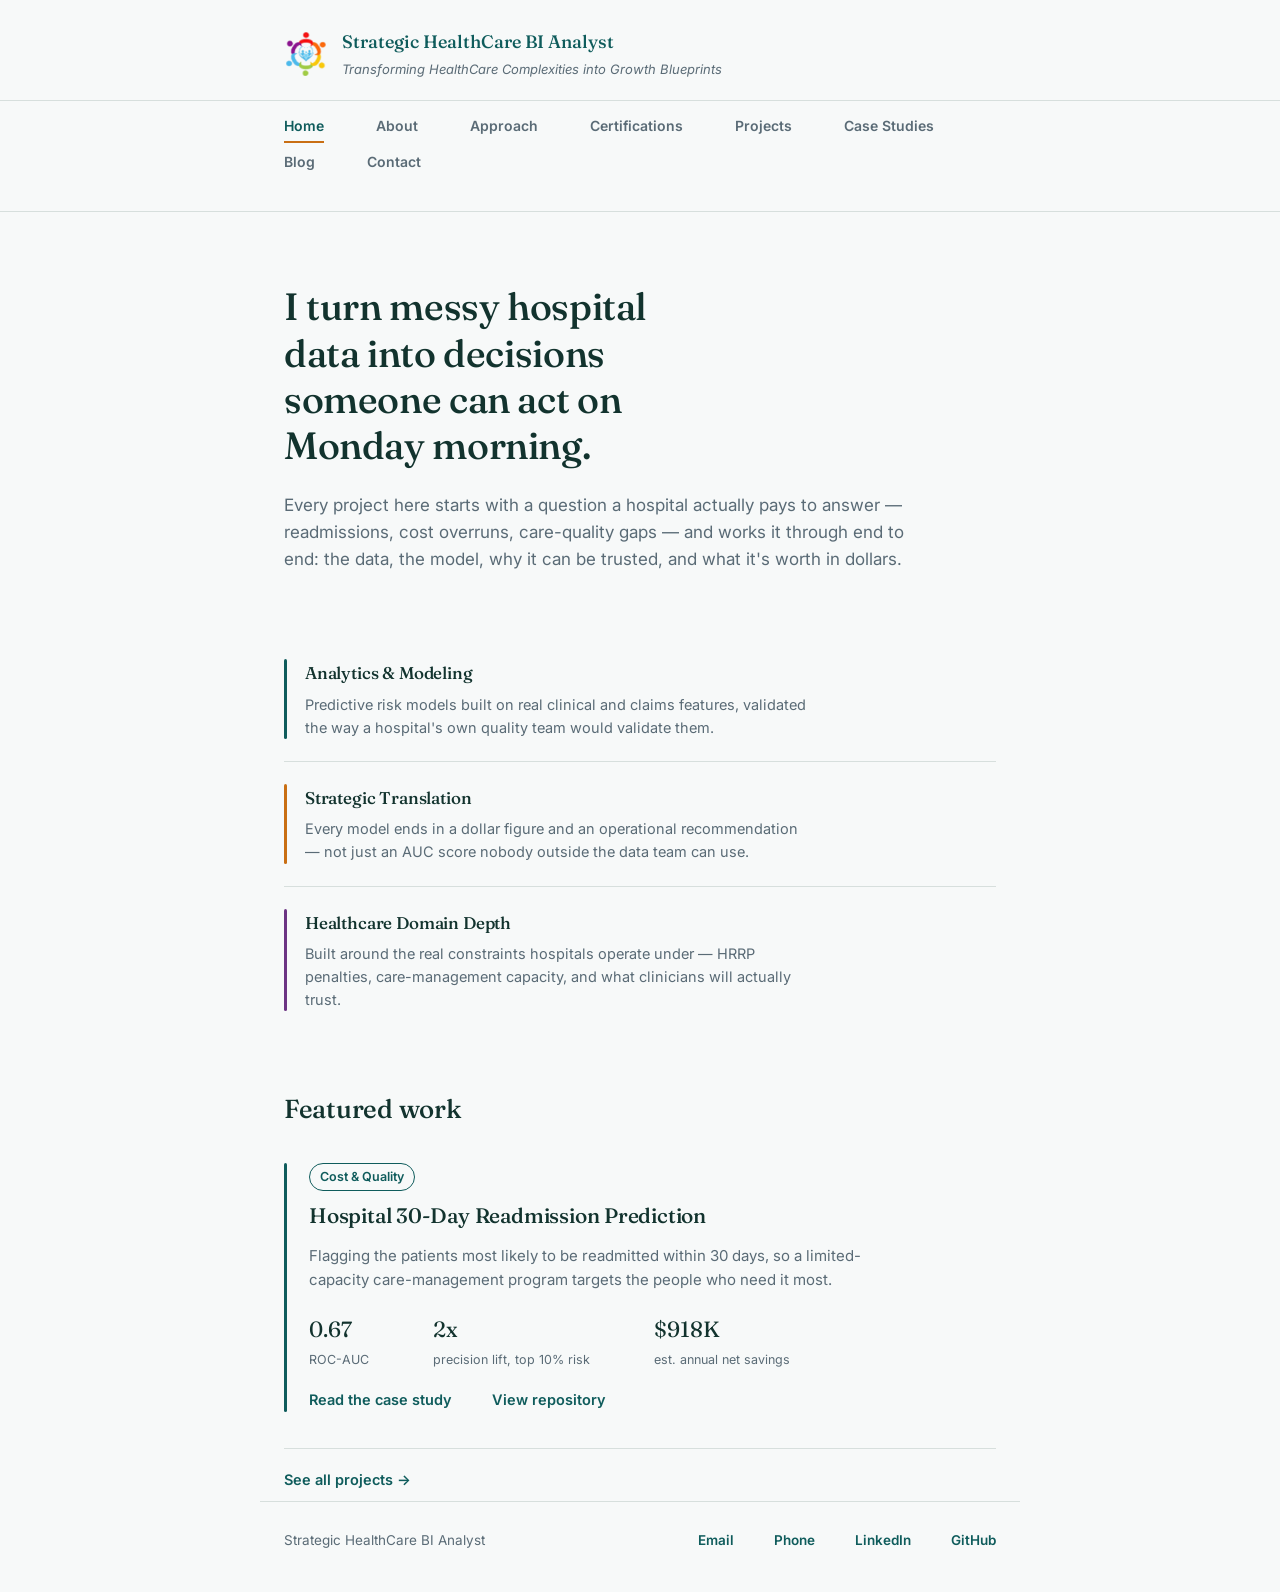
<file: index.html>
<!DOCTYPE html>
<html lang="en">
<head>
<meta charset="UTF-8">
<meta name="viewport" content="width=device-width, initial-scale=1.0">
<title>Home — Strategic HealthCare BI Analyst</title>
<meta name="description" content="Healthcare data science portfolio — turning clinical, operational, and claims data into decisions hospitals can act on.">
<link rel="icon" type="image/png" href="assets/logo.png">
<link rel="preconnect" href="https://fonts.googleapis.com">
<link rel="preconnect" href="https://fonts.gstatic.com" crossorigin>
<link href="https://fonts.googleapis.com/css2?family=Fraunces:opsz,wght@9..144,400;9..144,500;9..144,600&family=Inter:wght@400;500;600;700&display=swap" rel="stylesheet">
<link rel="stylesheet" href="style.css">
</head>
<body>

  <header class="site-header">
    <div class="wrap header-inner">
      <a href="index.html" class="brand-link">
        <img src="assets/logo.png" alt="Strategic HealthCare BI Analyst logo" class="brand-mark">
        <div class="brand-block">
          <span class="brand-name">Strategic HealthCare BI Analyst</span>
          <span class="brand-tagline">Transforming HealthCare Complexities into Growth Blueprints</span>
        </div>
      </a>
    </div>
    <nav class="site-nav">
      <div class="wrap nav-inner">
        <a href="index.html" class="nav-link active">Home</a>
        <a href="about.html" class="nav-link">About</a>
        <a href="approach.html" class="nav-link">Approach</a>
        <a href="certifications.html" class="nav-link">Certifications</a>
        <a href="projects.html" class="nav-link">Projects</a>
        <a href="case-studies.html" class="nav-link">Case Studies</a>
        <a href="blog.html" class="nav-link">Blog</a>
        <a href="contact.html" class="nav-link">Contact</a>
      </div>
    </nav>
  </header>

  <main>

    <section class="hero wrap">
      <h1>I turn messy hospital data into decisions someone can act on Monday morning.</h1>
      <p class="lede">
        Every project here starts with a question a hospital actually pays to answer —
        readmissions, cost overruns, care-quality gaps — and works it through end to end:
        the data, the model, why it can be trusted, and what it's worth in dollars.
      </p>
    </section>

    <section class="pillars wrap">
      <div class="pillar">
        <div class="pillar-rule" style="background:#0F5C5C;"></div>
        <div class="pillar-body">
          <h3>Analytics &amp; Modeling</h3>
          <p>Predictive risk models built on real clinical and claims features, validated the way a hospital's own quality team would validate them.</p>
        </div>
      </div>
      <div class="pillar">
        <div class="pillar-rule" style="background:#C96F14;"></div>
        <div class="pillar-body">
          <h3>Strategic Translation</h3>
          <p>Every model ends in a dollar figure and an operational recommendation — not just an AUC score nobody outside the data team can use.</p>
        </div>
      </div>
      <div class="pillar">
        <div class="pillar-rule" style="background:#6C3483;"></div>
        <div class="pillar-body">
          <h3>Healthcare Domain Depth</h3>
          <p>Built around the real constraints hospitals operate under — HRRP penalties, care-management capacity, and what clinicians will actually trust.</p>
        </div>
      </div>
    </section>

    <section class="featured wrap">
      <h2>Featured work</h2>
      <article class="project">
        <div class="project-rule" style="background:#0F5C5C;"></div>
        <div class="project-body">
          <div class="project-head">
            <span class="tag" style="color:#0F5C5C; border-color:#0F5C5C;">Cost &amp; Quality</span>
            <h3>Hospital 30-Day Readmission Prediction</h3>
          </div>
          <p>Flagging the patients most likely to be readmitted within 30 days, so a limited-capacity care-management program targets the people who need it most.</p>
          <div class="stat-row">
            <div class="stat"><span class="stat-num">0.67</span><span class="stat-label">ROC-AUC</span></div>
            <div class="stat"><span class="stat-num">2x</span><span class="stat-label">precision lift, top 10% risk</span></div>
            <div class="stat"><span class="stat-num">$918K</span><span class="stat-label">est. annual net savings</span></div>
          </div>
          <div class="project-links">
            <a href="case-studies.html">Read the case study</a>
            <a href="https://github.com/sohail5993/Strategic-HealthCare-Analyst">View repository</a>
          </div>
        </div>
      </article>
      <p class="see-all"><a href="projects.html">See all projects →</a></p>
    </section>
    
  </main>

  <footer class="site-footer wrap">
    <div class="footer-row">
      <span>Strategic HealthCare BI Analyst</span>
      <div class="footer-links">
        <a href="mailto:strategichealthcarebianalyst@gmail.com">Email</a>
        <a href="tel:+923004984892">Phone</a>
        <a href="https://www.linkedin.com/in/aimms-consulting-35895439">LinkedIn</a>
        <a href="https://github.com/sohail5993">GitHub</a>
      </div>
    </div>
  </footer>

</body>
</html>
</file>
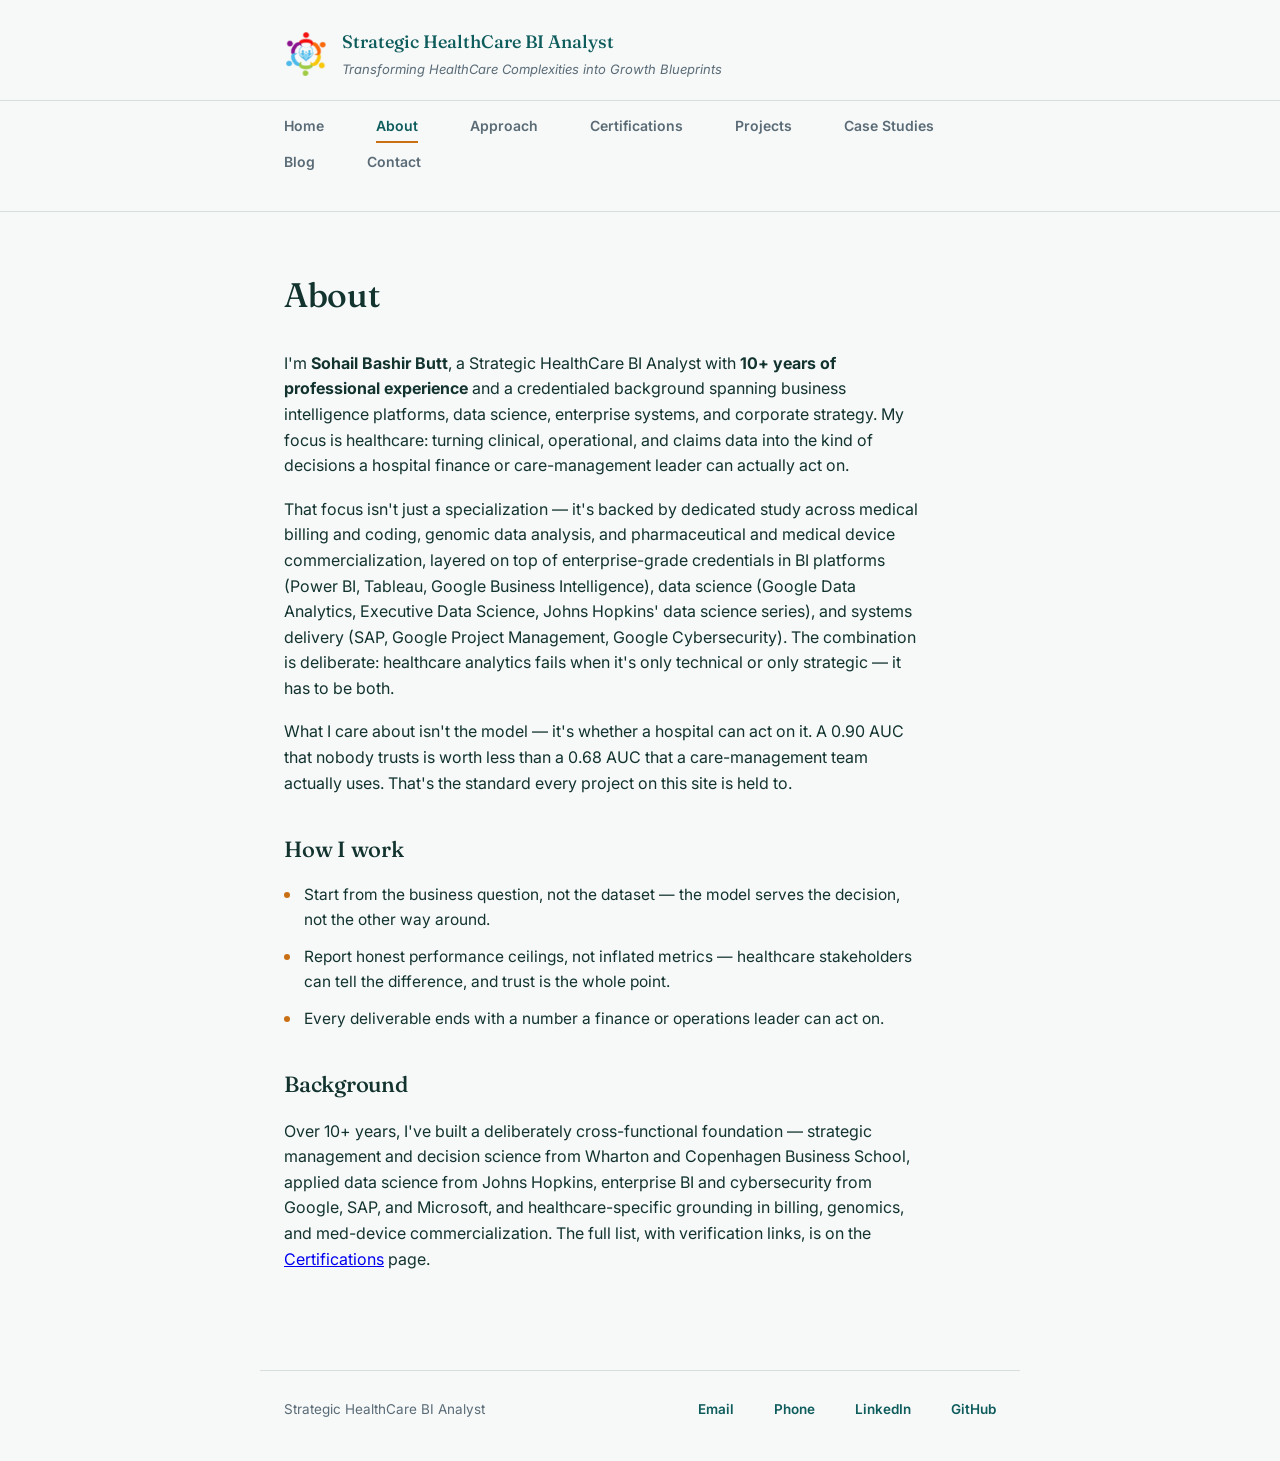
<file: about.html>
<!DOCTYPE html>
<html lang="en">
<head>
<meta charset="UTF-8">
<meta name="viewport" content="width=device-width, initial-scale=1.0">
<title>About — Strategic HealthCare BI Analyst</title>
<meta name="description" content="About Strategic HealthCare BI Analyst — background, focus, and how I work.">
<link rel="icon" type="image/png" href="assets/logo.png">
<link rel="preconnect" href="https://fonts.googleapis.com">
<link rel="preconnect" href="https://fonts.gstatic.com" crossorigin>
<link href="https://fonts.googleapis.com/css2?family=Fraunces:opsz,wght@9..144,400;9..144,500;9..144,600&family=Inter:wght@400;500;600;700&display=swap" rel="stylesheet">
<link rel="stylesheet" href="style.css">
</head>
<body>

  <header class="site-header">
    <div class="wrap header-inner">
      <a href="index.html" class="brand-link">
        <img src="assets/logo.png" alt="Strategic HealthCare BI Analyst logo" class="brand-mark">
        <div class="brand-block">
          <span class="brand-name">Strategic HealthCare BI Analyst</span>
          <span class="brand-tagline">Transforming HealthCare Complexities into Growth Blueprints</span>
        </div>
      </a>
    </div>
    <nav class="site-nav">
      <div class="wrap nav-inner">
        <a href="index.html" class="nav-link">Home</a>
        <a href="about.html" class="nav-link active">About</a>
        <a href="approach.html" class="nav-link">Approach</a>
        <a href="certifications.html" class="nav-link">Certifications</a>
        <a href="projects.html" class="nav-link">Projects</a>
        <a href="case-studies.html" class="nav-link">Case Studies</a>
        <a href="blog.html" class="nav-link">Blog</a>
        <a href="contact.html" class="nav-link">Contact</a>
      </div>
    </nav>
  </header>

  <main>

    <section class="page-header wrap">
      <h1>About</h1>
    </section>

    <section class="prose wrap">
      <p>
        I'm <strong>Sohail Bashir Butt</strong>, a Strategic HealthCare BI Analyst with
        <strong>10+ years of professional experience</strong> and a credentialed background
        spanning business intelligence platforms, data science, enterprise systems, and
        corporate strategy. My focus is healthcare: turning clinical, operational, and
        claims data into the kind of decisions a hospital finance or care-management leader
        can actually act on.
      </p>
      <p>
        That focus isn't just a specialization — it's backed by dedicated study across
        medical billing and coding, genomic data analysis, and pharmaceutical and medical
        device commercialization, layered on top of enterprise-grade credentials in BI
        platforms (Power BI, Tableau, Google Business Intelligence), data science (Google
        Data Analytics, Executive Data Science, Johns Hopkins' data science series), and
        systems delivery (SAP, Google Project Management, Google Cybersecurity). The
        combination is deliberate: healthcare analytics fails when it's only technical or
        only strategic — it has to be both.
      </p>
      <p>
        What I care about isn't the model — it's whether a hospital can act on it.
        A 0.90 AUC that nobody trusts is worth less than a 0.68 AUC that a care-management
        team actually uses. That's the standard every project on this site is held to.
      </p>

      <h2>How I work</h2>
      <ul class="prose-list">
        <li>Start from the business question, not the dataset — the model serves the decision, not the other way around.</li>
        <li>Report honest performance ceilings, not inflated metrics — healthcare stakeholders can tell the difference, and trust is the whole point.</li>
        <li>Every deliverable ends with a number a finance or operations leader can act on.</li>
      </ul>

      <h2>Background</h2>
      <p>
        Over 10+ years, I've built a deliberately cross-functional foundation —
        strategic management and decision science from Wharton and Copenhagen Business
        School, applied data science from Johns Hopkins, enterprise BI and cybersecurity
        from Google, SAP, and Microsoft, and healthcare-specific grounding in billing,
        genomics, and med-device commercialization. The full list, with verification links,
        is on the <a href="certifications.html">Certifications</a> page.
      </p>
    </section>
    
  </main>

  <footer class="site-footer wrap">
    <div class="footer-row">
      <span>Strategic HealthCare BI Analyst</span>
      <div class="footer-links">
        <a href="mailto:strategichealthcarebianalyst@gmail.com">Email</a>
        <a href="tel:+923004984892">Phone</a>
        <a href="https://www.linkedin.com/in/aimms-consulting-35895439">LinkedIn</a>
        <a href="https://github.com/sohail5993">GitHub</a>
      </div>
    </div>
  </footer>

</body>
</html>
</file>
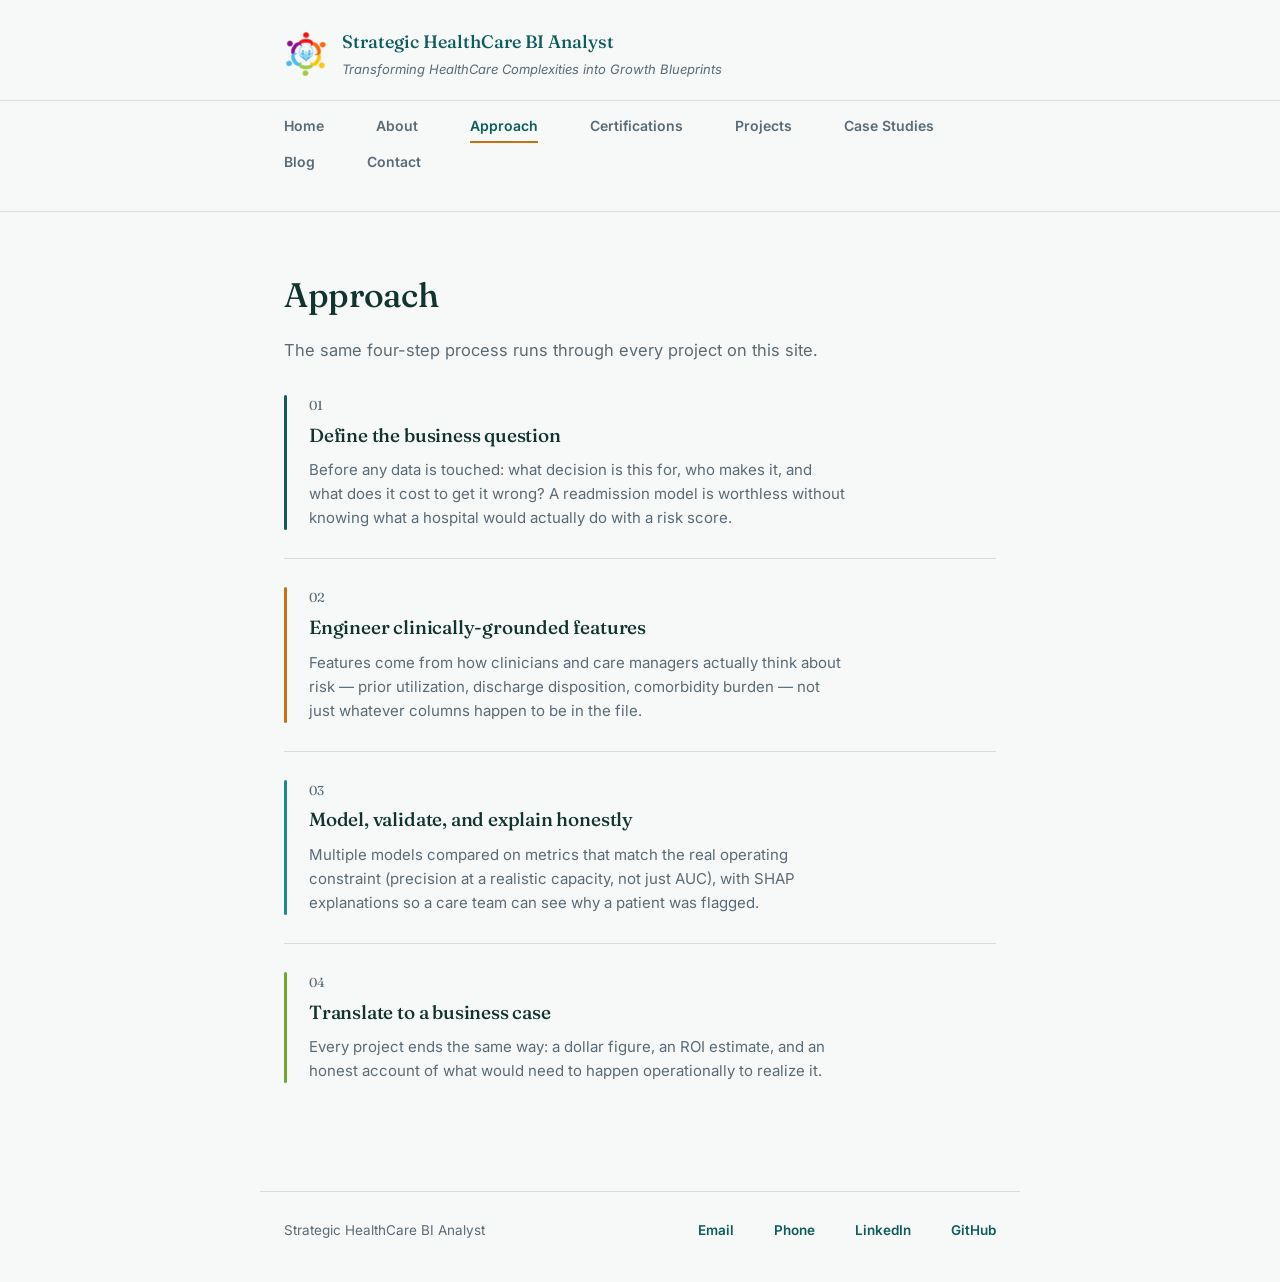
<file: approach.html>
<!DOCTYPE html>
<html lang="en">
<head>
<meta charset="UTF-8">
<meta name="viewport" content="width=device-width, initial-scale=1.0">
<title>Approach — Strategic HealthCare BI Analyst</title>
<meta name="description" content="The analytical approach behind every project — from business question to measurable impact.">
<link rel="icon" type="image/png" href="assets/logo.png">
<link rel="preconnect" href="https://fonts.googleapis.com">
<link rel="preconnect" href="https://fonts.gstatic.com" crossorigin>
<link href="https://fonts.googleapis.com/css2?family=Fraunces:opsz,wght@9..144,400;9..144,500;9..144,600&family=Inter:wght@400;500;600;700&display=swap" rel="stylesheet">
<link rel="stylesheet" href="style.css">
</head>
<body>

  <header class="site-header">
    <div class="wrap header-inner">
      <a href="index.html" class="brand-link">
        <img src="assets/logo.png" alt="Strategic HealthCare BI Analyst logo" class="brand-mark">
        <div class="brand-block">
          <span class="brand-name">Strategic HealthCare BI Analyst</span>
          <span class="brand-tagline">Transforming HealthCare Complexities into Growth Blueprints</span>
        </div>
      </a>
    </div>
    <nav class="site-nav">
      <div class="wrap nav-inner">
        <a href="index.html" class="nav-link">Home</a>
        <a href="about.html" class="nav-link">About</a>
        <a href="approach.html" class="nav-link active">Approach</a>
        <a href="certifications.html" class="nav-link">Certifications</a>
        <a href="projects.html" class="nav-link">Projects</a>
        <a href="case-studies.html" class="nav-link">Case Studies</a>
        <a href="blog.html" class="nav-link">Blog</a>
        <a href="contact.html" class="nav-link">Contact</a>
      </div>
    </nav>
  </header>

  <main>

    <section class="page-header wrap">
      <h1>Approach</h1>
      <p class="lede">The same four-step process runs through every project on this site.</p>
    </section>

    <section class="steps wrap">
      <div class="step">
        <div class="step-rule" style="background:#0F5C5C;"></div>
        <div class="step-body">
          <span class="step-num">01</span>
          <h3>Define the business question</h3>
          <p>Before any data is touched: what decision is this for, who makes it, and what does it cost to get it wrong? A readmission model is worthless without knowing what a hospital would actually do with a risk score.</p>
        </div>
      </div>
      <div class="step">
        <div class="step-rule" style="background:#C96F14;"></div>
        <div class="step-body">
          <span class="step-num">02</span>
          <h3>Engineer clinically-grounded features</h3>
          <p>Features come from how clinicians and care managers actually think about risk — prior utilization, discharge disposition, comorbidity burden — not just whatever columns happen to be in the file.</p>
        </div>
      </div>
      <div class="step">
        <div class="step-rule" style="background:#1E8A8A;"></div>
        <div class="step-body">
          <span class="step-num">03</span>
          <h3>Model, validate, and explain honestly</h3>
          <p>Multiple models compared on metrics that match the real operating constraint (precision at a realistic capacity, not just AUC), with SHAP explanations so a care team can see why a patient was flagged.</p>
        </div>
      </div>
      <div class="step">
        <div class="step-rule" style="background:#6FA82F;"></div>
        <div class="step-body">
          <span class="step-num">04</span>
          <h3>Translate to a business case</h3>
          <p>Every project ends the same way: a dollar figure, an ROI estimate, and an honest account of what would need to happen operationally to realize it.</p>
        </div>
      </div>
    </section>
    
  </main>

  <footer class="site-footer wrap">
    <div class="footer-row">
      <span>Strategic HealthCare BI Analyst</span>
      <div class="footer-links">
        <a href="mailto:strategichealthcarebianalyst@gmail.com">Email</a>
        <a href="tel:+923004984892">Phone</a>
        <a href="https://www.linkedin.com/in/aimms-consulting-35895439">LinkedIn</a>
        <a href="https://github.com/sohail5993">GitHub</a>
      </div>
    </div>
  </footer>

</body>
</html>
</file>
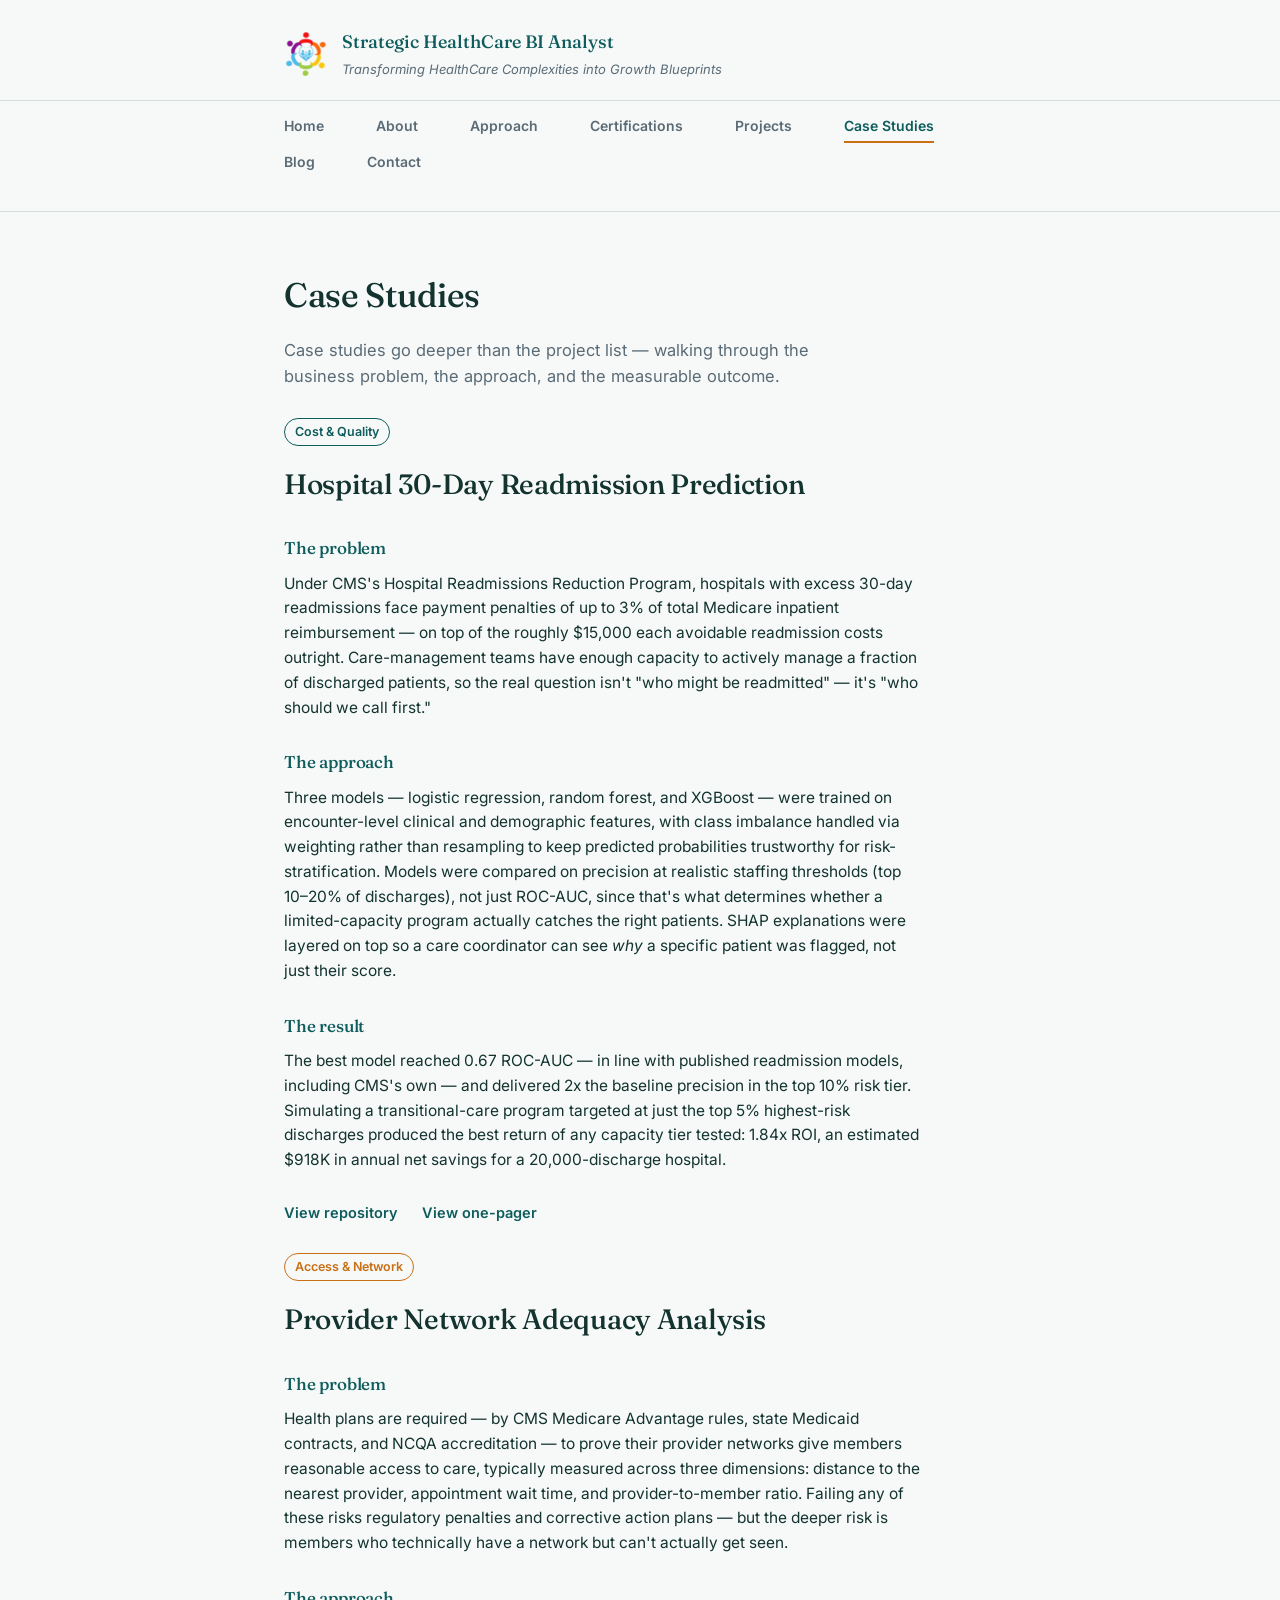
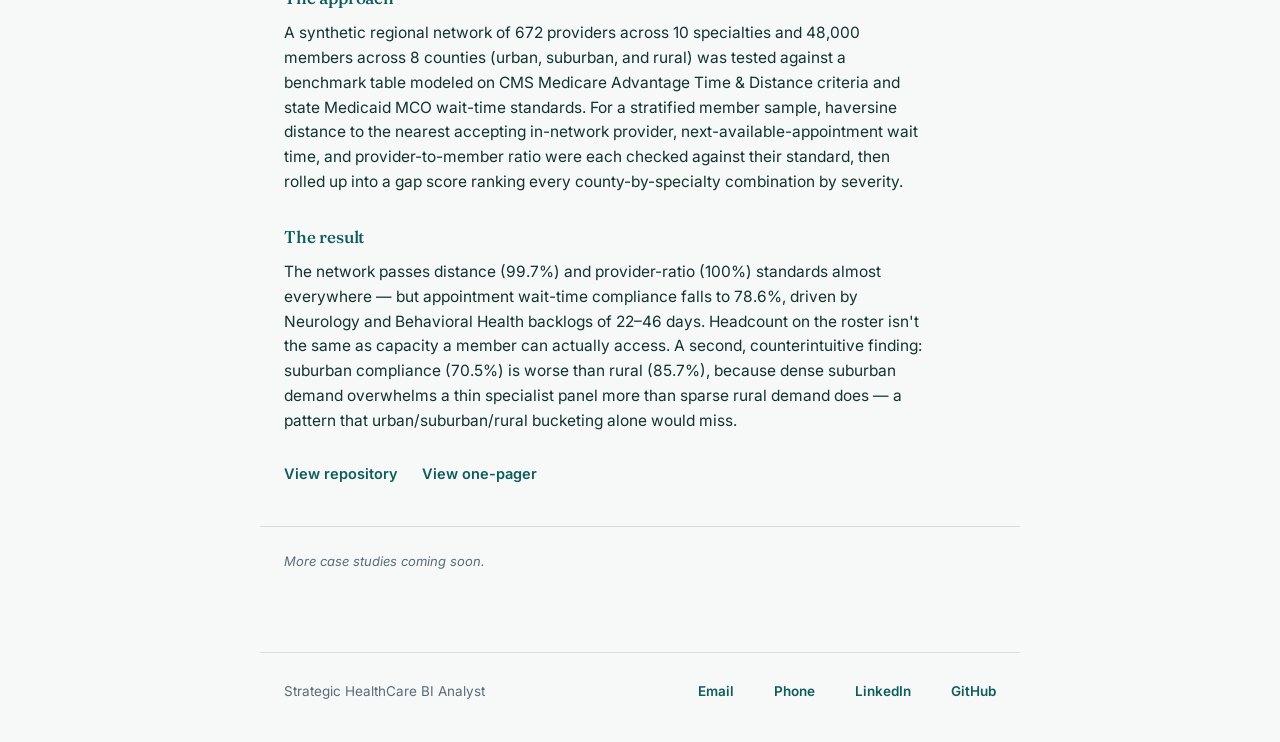
<file: case-studies.html>
<!DOCTYPE html>
<html lang="en">
<head>
<meta charset="UTF-8">
<meta name="viewport" content="width=device-width, initial-scale=1.0">
<title>Case Studies — Strategic HealthCare BI Analyst</title>
<meta name="description" content="In-depth case studies: the business problem, the approach, and the measurable outcome.">
<link rel="icon" type="image/png" href="assets/logo.png">
<link rel="preconnect" href="https://fonts.googleapis.com">
<link rel="preconnect" href="https://fonts.gstatic.com" crossorigin>
<link href="https://fonts.googleapis.com/css2?family=Fraunces:opsz,wght@9..144,400;9..144,500;9..144,600&family=Inter:wght@400;500;600;700&display=swap" rel="stylesheet">
<link rel="stylesheet" href="style.css">
</head>
<body>

  <header class="site-header">
    <div class="wrap header-inner">
      <a href="index.html" class="brand-link">
        <img src="assets/logo.png" alt="Strategic HealthCare BI Analyst logo" class="brand-mark">
        <div class="brand-block">
          <span class="brand-name">Strategic HealthCare BI Analyst</span>
          <span class="brand-tagline">Transforming HealthCare Complexities into Growth Blueprints</span>
        </div>
      </a>
    </div>
    <nav class="site-nav">
      <div class="wrap nav-inner">
        <a href="index.html" class="nav-link">Home</a>
        <a href="about.html" class="nav-link">About</a>
        <a href="approach.html" class="nav-link">Approach</a>
        <a href="certifications.html" class="nav-link">Certifications</a>
        <a href="projects.html" class="nav-link">Projects</a>
        <a href="case-studies.html" class="nav-link active">Case Studies</a>
        <a href="blog.html" class="nav-link">Blog</a>
        <a href="contact.html" class="nav-link">Contact</a>
      </div>
    </nav>
  </header>

  <main>

    <section class="page-header wrap">
      <h1>Case Studies</h1>
      <p class="lede">Case studies go deeper than the project list — walking through the business problem, the approach, and the measurable outcome.</p>
    </section>

    <section class="case-study wrap">
      <div class="cs-tag" style="color:#0F5C5C; border-color:#0F5C5C;">Cost &amp; Quality</div>
      <h2>Hospital 30-Day Readmission Prediction</h2>

      <h3>The problem</h3>
      <p>
        Under CMS's Hospital Readmissions Reduction Program, hospitals with excess 30-day
        readmissions face payment penalties of up to 3% of total Medicare inpatient
        reimbursement — on top of the roughly $15,000 each avoidable readmission costs
        outright. Care-management teams have enough capacity to actively manage a fraction
        of discharged patients, so the real question isn't "who might be readmitted" —
        it's "who should we call first."
      </p>

      <h3>The approach</h3>
      <p>
        Three models — logistic regression, random forest, and XGBoost — were trained on
        encounter-level clinical and demographic features, with class imbalance handled via
        weighting rather than resampling to keep predicted probabilities trustworthy for
        risk-stratification. Models were compared on precision at realistic staffing
        thresholds (top 10–20% of discharges), not just ROC-AUC, since that's what
        determines whether a limited-capacity program actually catches the right patients.
        SHAP explanations were layered on top so a care coordinator can see <em>why</em> a
        specific patient was flagged, not just their score.
      </p>

      <h3>The result</h3>
      <p>
        The best model reached 0.67 ROC-AUC — in line with published readmission models,
        including CMS's own — and delivered 2x the baseline precision in the top 10% risk
        tier. Simulating a transitional-care program targeted at just the top 5% highest-risk
        discharges produced the best return of any capacity tier tested: 1.84x ROI, an
        estimated $918K in annual net savings for a 20,000-discharge hospital.
      </p>

      <div class="cs-links">
        <a href="https://github.com/sohail5993/Strategic-HealthCare-BI-Analyst/tree/main/hospital-readmission-prediction">View repository</a>
        <a href="https://github.com/sohail5993/Strategic-HealthCare-BI-Analyst/blob/main/hospital-readmission-prediction/reports/readmission_one_pager.pdf">View one-pager</a>
      </div>
    </section>

    <section class="case-study wrap" id="provider-network-adequacy">
      <div class="cs-tag" style="color:#C96F14; border-color:#C96F14;">Access &amp; Network</div>
      <h2>Provider Network Adequacy Analysis</h2>

      <h3>The problem</h3>
      <p>
        Health plans are required — by CMS Medicare Advantage rules, state Medicaid
        contracts, and NCQA accreditation — to prove their provider networks give members
        reasonable access to care, typically measured across three dimensions: distance to
        the nearest provider, appointment wait time, and provider-to-member ratio. Failing
        any of these risks regulatory penalties and corrective action plans — but the
        deeper risk is members who technically have a network but can't actually get seen.
      </p>

      <h3>The approach</h3>
      <p>
        A synthetic regional network of 672 providers across 10 specialties and 48,000
        members across 8 counties (urban, suburban, and rural) was tested against a
        benchmark table modeled on CMS Medicare Advantage Time &amp; Distance criteria and
        state Medicaid MCO wait-time standards. For a stratified member sample, haversine
        distance to the nearest accepting in-network provider, next-available-appointment
        wait time, and provider-to-member ratio were each checked against their standard,
        then rolled up into a gap score ranking every county-by-specialty combination by
        severity.
      </p>

      <h3>The result</h3>
      <p>
        The network passes distance (99.7%) and provider-ratio (100%) standards almost
        everywhere — but appointment wait-time compliance falls to 78.6%, driven by
        Neurology and Behavioral Health backlogs of 22–46 days. Headcount on the roster
        isn't the same as capacity a member can actually access. A second, counterintuitive
        finding: suburban compliance (70.5%) is worse than rural (85.7%), because dense
        suburban demand overwhelms a thin specialist panel more than sparse rural demand
        does — a pattern that urban/suburban/rural bucketing alone would miss.
      </p>

      <div class="cs-links">
        <a href="https://github.com/sohail5993/Strategic-HealthCare-BI-Analyst">View repository</a>
        <a href="https://github.com/sohail5993/Strategic-HealthCare-BI-Analyst/blob/main/outputs/Provider_Network_Adequacy_One_Pager.pdf">View one-pager</a>
      </div>
    </section>

    <section class="cs-placeholder wrap">
      <p class="coming-soon">More case studies coming soon.</p>
    </section>
    
  </main>

  <footer class="site-footer wrap">
    <div class="footer-row">
      <span>Strategic HealthCare BI Analyst</span>
      <div class="footer-links">
        <a href="mailto:strategichealthcarebianalyst@gmail.com">Email</a>
        <a href="tel:+923004984892">Phone</a>
        <a href="https://www.linkedin.com/in/aimms-consulting-35895439">LinkedIn</a>
        <a href="https://github.com/sohail5993">GitHub</a>
      </div>
    </div>
  </footer>

</body>
</html>
</file>
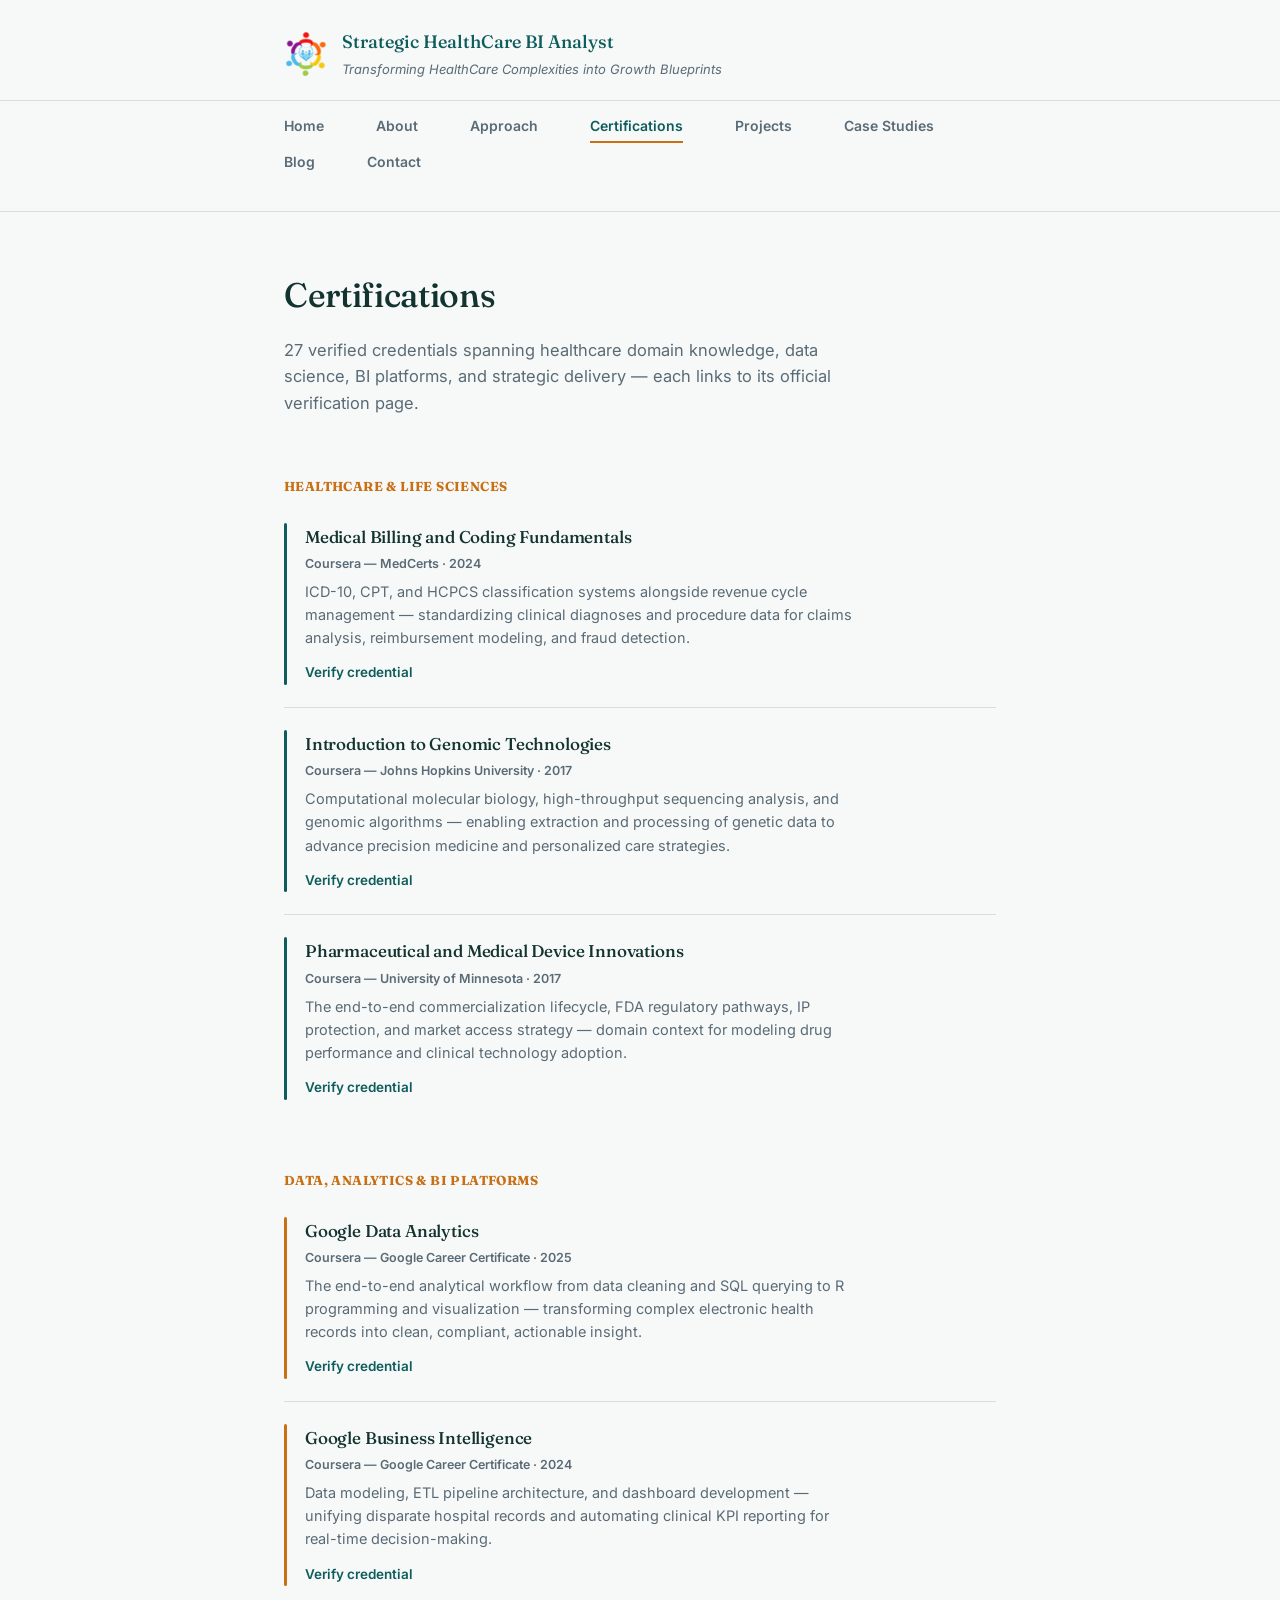
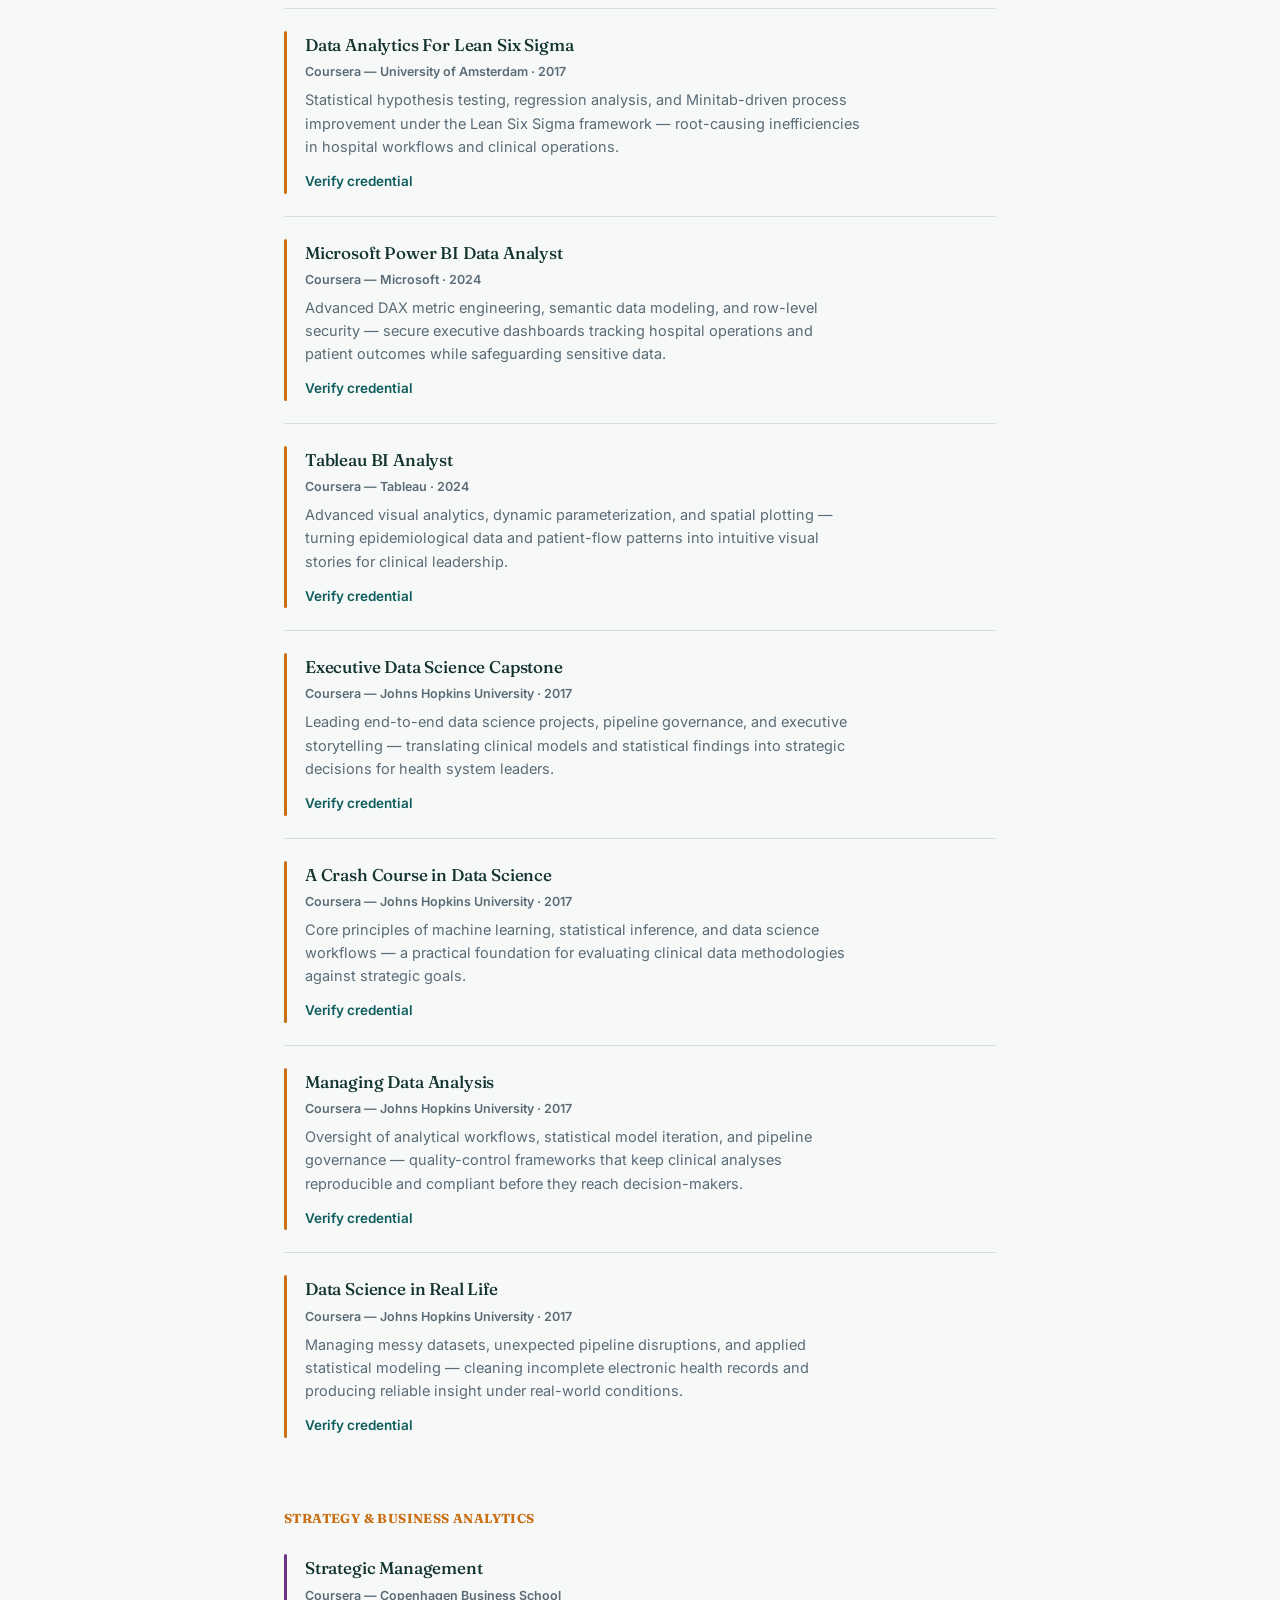
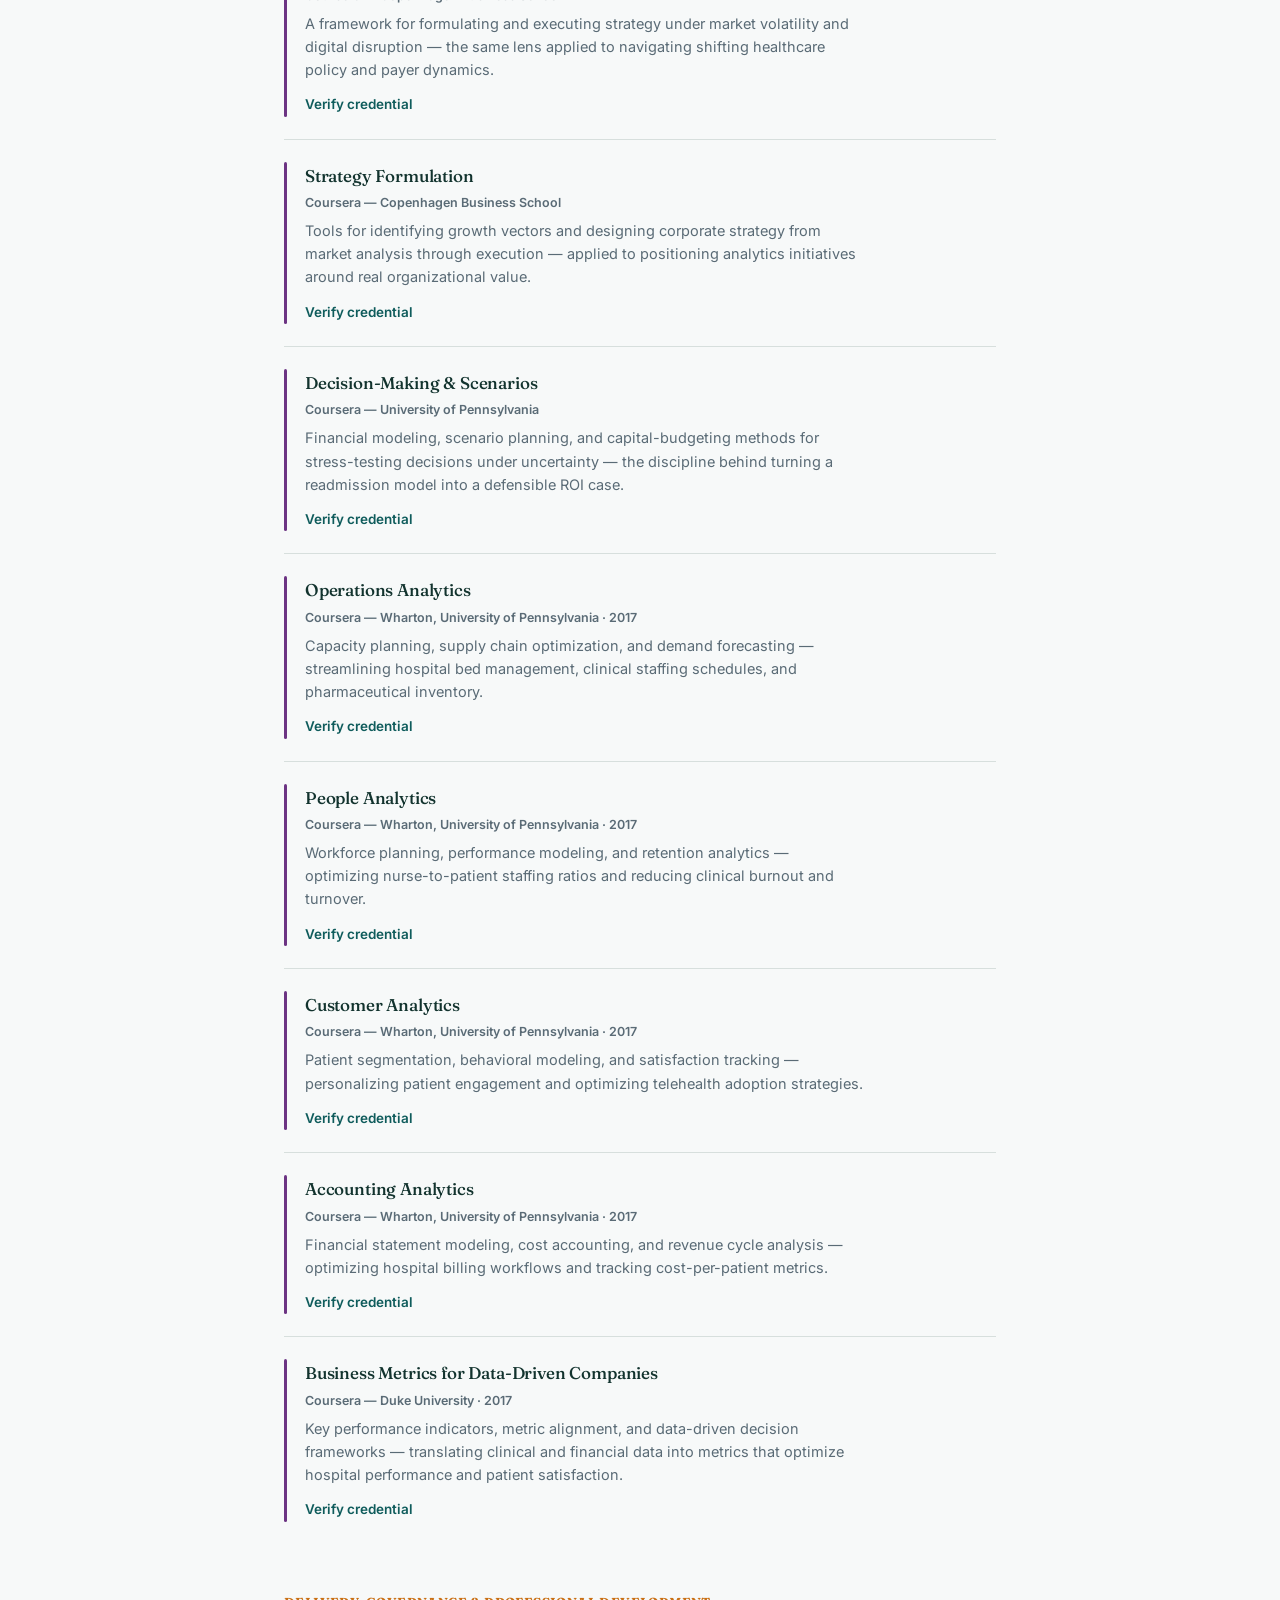
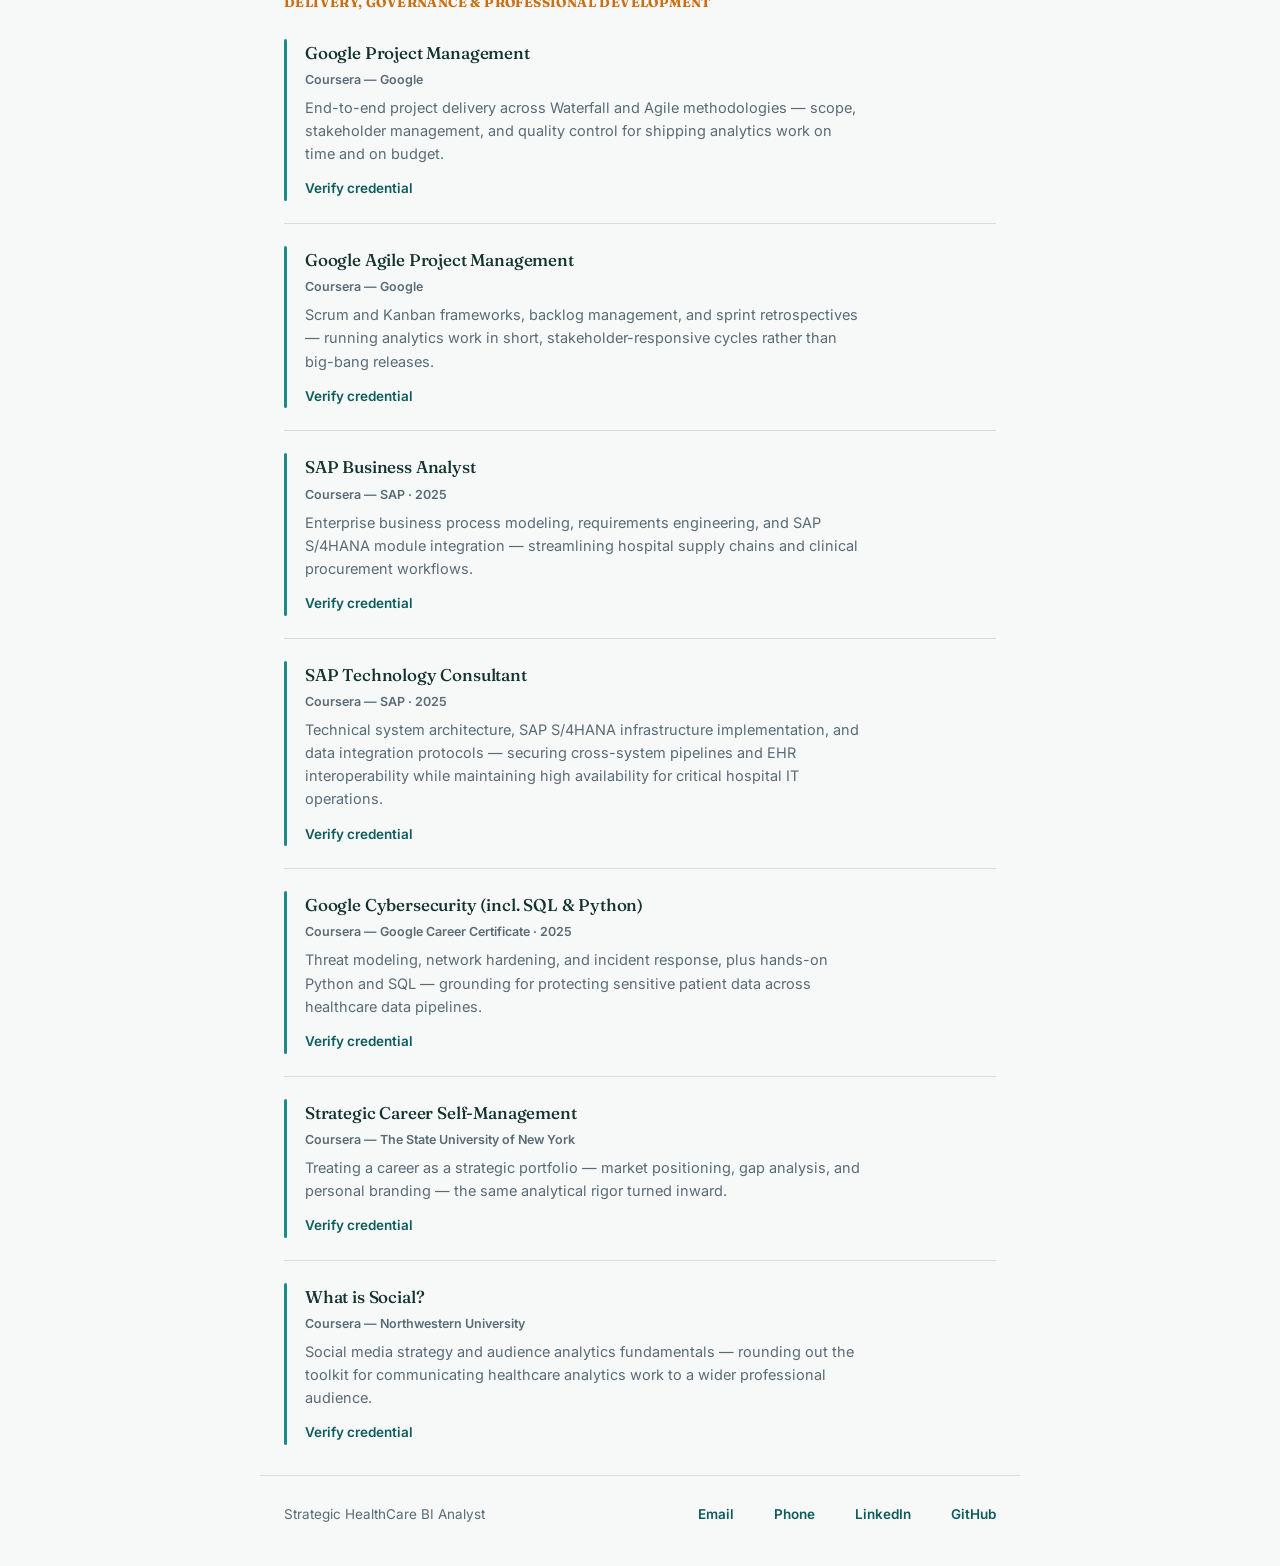
<file: certifications.html>
<!DOCTYPE html>
<html lang="en">
<head>
<meta charset="UTF-8">
<meta name="viewport" content="width=device-width, initial-scale=1.0">
<title>Certifications — Strategic HealthCare BI Analyst</title>
<meta name="description" content="27 verified professional certifications spanning healthcare, data science, BI platforms, and strategic delivery.">
<link rel="icon" type="image/png" href="assets/logo.png">
<link rel="preconnect" href="https://fonts.googleapis.com">
<link rel="preconnect" href="https://fonts.gstatic.com" crossorigin>
<link href="https://fonts.googleapis.com/css2?family=Fraunces:opsz,wght@9..144,400;9..144,500;9..144,600&family=Inter:wght@400;500;600;700&display=swap" rel="stylesheet">
<link rel="stylesheet" href="style.css">
</head>
<body>

  <header class="site-header">
    <div class="wrap header-inner">
      <a href="index.html" class="brand-link">
        <img src="assets/logo.png" alt="Strategic HealthCare BI Analyst logo" class="brand-mark">
        <div class="brand-block">
          <span class="brand-name">Strategic HealthCare BI Analyst</span>
          <span class="brand-tagline">Transforming HealthCare Complexities into Growth Blueprints</span>
        </div>
      </a>
    </div>
    <nav class="site-nav">
      <div class="wrap nav-inner">
        <a href="index.html" class="nav-link">Home</a>
        <a href="about.html" class="nav-link">About</a>
        <a href="approach.html" class="nav-link">Approach</a>
        <a href="certifications.html" class="nav-link active">Certifications</a>
        <a href="projects.html" class="nav-link">Projects</a>
        <a href="case-studies.html" class="nav-link">Case Studies</a>
        <a href="blog.html" class="nav-link">Blog</a>
        <a href="contact.html" class="nav-link">Contact</a>
      </div>
    </nav>
  </header>

  <main>
<section class="page-header wrap">
<h1>Certifications</h1>
<p class="lede">27 verified credentials spanning healthcare domain knowledge, data science, BI platforms, and strategic delivery — each links to its official verification page.</p>
</section>
<section class="cert-group wrap"><h2 class="cert-category">Healthcare & Life Sciences</h2><div class="cert-list">

      <div class="cert">
        <div class="cert-rule" style="background:#0F5C5C;"></div>
        <div class="cert-body">
          <h3>Medical Billing and Coding Fundamentals</h3>
          <p class="cert-meta">Coursera — MedCerts · 2024</p>
          <p>ICD-10, CPT, and HCPCS classification systems alongside revenue cycle management — standardizing clinical diagnoses and procedure data for claims analysis, reimbursement modeling, and fraud detection.</p>
          <div class="cert-links"><a href="https://coursera.org/verify/specialization/LRSZ1A3W8B1O">Verify credential</a></div>
        </div>
      </div>

      <div class="cert">
        <div class="cert-rule" style="background:#0F5C5C;"></div>
        <div class="cert-body">
          <h3>Introduction to Genomic Technologies</h3>
          <p class="cert-meta">Coursera — Johns Hopkins University · 2017</p>
          <p>Computational molecular biology, high-throughput sequencing analysis, and genomic algorithms — enabling extraction and processing of genetic data to advance precision medicine and personalized care strategies.</p>
          <div class="cert-links"><a href="https://www.coursera.org/account/accomplishments/verify/JK2DLNKD37YK">Verify credential</a></div>
        </div>
      </div>

      <div class="cert">
        <div class="cert-rule" style="background:#0F5C5C;"></div>
        <div class="cert-body">
          <h3>Pharmaceutical and Medical Device Innovations</h3>
          <p class="cert-meta">Coursera — University of Minnesota · 2017</p>
          <p>The end-to-end commercialization lifecycle, FDA regulatory pathways, IP protection, and market access strategy — domain context for modeling drug performance and clinical technology adoption.</p>
          <div class="cert-links"><a href="https://www.coursera.org/account/accomplishments/verify/F22U6KDZWSQV">Verify credential</a></div>
        </div>
      </div>
</div></section>
<section class="cert-group wrap"><h2 class="cert-category">Data, Analytics &amp; BI Platforms</h2><div class="cert-list">

      <div class="cert">
        <div class="cert-rule" style="background:#C96F14;"></div>
        <div class="cert-body">
          <h3>Google Data Analytics</h3>
          <p class="cert-meta">Coursera — Google Career Certificate · 2025</p>
          <p>The end-to-end analytical workflow from data cleaning and SQL querying to R programming and visualization — transforming complex electronic health records into clean, compliant, actionable insight.</p>
          <div class="cert-links"><a href="https://coursera.org/verify/professional-cert/Y5UV9UGQ26V9">Verify credential</a></div>
        </div>
      </div>

      <div class="cert">
        <div class="cert-rule" style="background:#C96F14;"></div>
        <div class="cert-body">
          <h3>Google Business Intelligence</h3>
          <p class="cert-meta">Coursera — Google Career Certificate · 2024</p>
          <p>Data modeling, ETL pipeline architecture, and dashboard development — unifying disparate hospital records and automating clinical KPI reporting for real-time decision-making.</p>
          <div class="cert-links"><a href="https://coursera.org/verify/professional-cert/B8F3U6D20QBW">Verify credential</a></div>
        </div>
      </div>

      <div class="cert">
        <div class="cert-rule" style="background:#C96F14;"></div>
        <div class="cert-body">
          <h3>Data Analytics For Lean Six Sigma</h3>
          <p class="cert-meta">Coursera — University of Amsterdam · 2017</p>
          <p>Statistical hypothesis testing, regression analysis, and Minitab-driven process improvement under the Lean Six Sigma framework — root-causing inefficiencies in hospital workflows and clinical operations.</p>
          <div class="cert-links"><a href="https://www.coursera.org/account/accomplishments/verify/YYBCWL5HTJCM">Verify credential</a></div>
        </div>
      </div>

      <div class="cert">
        <div class="cert-rule" style="background:#C96F14;"></div>
        <div class="cert-body">
          <h3>Microsoft Power BI Data Analyst</h3>
          <p class="cert-meta">Coursera — Microsoft · 2024</p>
          <p>Advanced DAX metric engineering, semantic data modeling, and row-level security — secure executive dashboards tracking hospital operations and patient outcomes while safeguarding sensitive data.</p>
          <div class="cert-links"><a href="https://coursera.org/verify/professional-cert/8SAFXVFKMO5N">Verify credential</a></div>
        </div>
      </div>

      <div class="cert">
        <div class="cert-rule" style="background:#C96F14;"></div>
        <div class="cert-body">
          <h3>Tableau BI Analyst</h3>
          <p class="cert-meta">Coursera — Tableau · 2024</p>
          <p>Advanced visual analytics, dynamic parameterization, and spatial plotting — turning epidemiological data and patient-flow patterns into intuitive visual stories for clinical leadership.</p>
          <div class="cert-links"><a href="https://coursera.org/verify/professional-cert/GN4PZ7VUSP3J">Verify credential</a></div>
        </div>
      </div>

      <div class="cert">
        <div class="cert-rule" style="background:#C96F14;"></div>
        <div class="cert-body">
          <h3>Executive Data Science Capstone</h3>
          <p class="cert-meta">Coursera — Johns Hopkins University · 2017</p>
          <p>Leading end-to-end data science projects, pipeline governance, and executive storytelling — translating clinical models and statistical findings into strategic decisions for health system leaders.</p>
          <div class="cert-links"><a href="https://www.coursera.org/account/accomplishments/specialization/MALCTXT4K628">Verify credential</a></div>
        </div>
      </div>

      <div class="cert">
        <div class="cert-rule" style="background:#C96F14;"></div>
        <div class="cert-body">
          <h3>A Crash Course in Data Science</h3>
          <p class="cert-meta">Coursera — Johns Hopkins University · 2017</p>
          <p>Core principles of machine learning, statistical inference, and data science workflows — a practical foundation for evaluating clinical data methodologies against strategic goals.</p>
          <div class="cert-links"><a href="https://www.coursera.org/account/accomplishments/verify/2ERV3HM5RYFU">Verify credential</a></div>
        </div>
      </div>

      <div class="cert">
        <div class="cert-rule" style="background:#C96F14;"></div>
        <div class="cert-body">
          <h3>Managing Data Analysis</h3>
          <p class="cert-meta">Coursera — Johns Hopkins University · 2017</p>
          <p>Oversight of analytical workflows, statistical model iteration, and pipeline governance — quality-control frameworks that keep clinical analyses reproducible and compliant before they reach decision-makers.</p>
          <div class="cert-links"><a href="https://www.coursera.org/account/accomplishments/verify/6HKZWGMXW8PE">Verify credential</a></div>
        </div>
      </div>

      <div class="cert">
        <div class="cert-rule" style="background:#C96F14;"></div>
        <div class="cert-body">
          <h3>Data Science in Real Life</h3>
          <p class="cert-meta">Coursera — Johns Hopkins University · 2017</p>
          <p>Managing messy datasets, unexpected pipeline disruptions, and applied statistical modeling — cleaning incomplete electronic health records and producing reliable insight under real-world conditions.</p>
          <div class="cert-links"><a href="https://www.coursera.org/account/accomplishments/verify/YZACWBZLEEYL">Verify credential</a></div>
        </div>
      </div>
</div></section>
<section class="cert-group wrap"><h2 class="cert-category">Strategy &amp; Business Analytics</h2><div class="cert-list">

      <div class="cert">
        <div class="cert-rule" style="background:#6C3483;"></div>
        <div class="cert-body">
          <h3>Strategic Management</h3>
          <p class="cert-meta">Coursera — Copenhagen Business School</p>
          <p>A framework for formulating and executing strategy under market volatility and digital disruption — the same lens applied to navigating shifting healthcare policy and payer dynamics.</p>
          <div class="cert-links"><a href="https://www.coursera.org/account/accomplishments/verify/BZV246U5373G">Verify credential</a></div>
        </div>
      </div>

      <div class="cert">
        <div class="cert-rule" style="background:#6C3483;"></div>
        <div class="cert-body">
          <h3>Strategy Formulation</h3>
          <p class="cert-meta">Coursera — Copenhagen Business School</p>
          <p>Tools for identifying growth vectors and designing corporate strategy from market analysis through execution — applied to positioning analytics initiatives around real organizational value.</p>
          <div class="cert-links"><a href="https://www.coursera.org/account/accomplishments/verify/7GEGT99XPYR5">Verify credential</a></div>
        </div>
      </div>

      <div class="cert">
        <div class="cert-rule" style="background:#6C3483;"></div>
        <div class="cert-body">
          <h3>Decision-Making &amp; Scenarios</h3>
          <p class="cert-meta">Coursera — University of Pennsylvania</p>
          <p>Financial modeling, scenario planning, and capital-budgeting methods for stress-testing decisions under uncertainty — the discipline behind turning a readmission model into a defensible ROI case.</p>
          <div class="cert-links"><a href="https://www.coursera.org/account/accomplishments/verify/YXH42AHE58CN">Verify credential</a></div>
        </div>
      </div>

      <div class="cert">
        <div class="cert-rule" style="background:#6C3483;"></div>
        <div class="cert-body">
          <h3>Operations Analytics</h3>
          <p class="cert-meta">Coursera — Wharton, University of Pennsylvania · 2017</p>
          <p>Capacity planning, supply chain optimization, and demand forecasting — streamlining hospital bed management, clinical staffing schedules, and pharmaceutical inventory.</p>
          <div class="cert-links"><a href="https://www.coursera.org/account/accomplishments/verify/FBACTTKB6BGN">Verify credential</a></div>
        </div>
      </div>

      <div class="cert">
        <div class="cert-rule" style="background:#6C3483;"></div>
        <div class="cert-body">
          <h3>People Analytics</h3>
          <p class="cert-meta">Coursera — Wharton, University of Pennsylvania · 2017</p>
          <p>Workforce planning, performance modeling, and retention analytics — optimizing nurse-to-patient staffing ratios and reducing clinical burnout and turnover.</p>
          <div class="cert-links"><a href="https://www.coursera.org/account/accomplishments/verify/PES32EM9CADV">Verify credential</a></div>
        </div>
      </div>

      <div class="cert">
        <div class="cert-rule" style="background:#6C3483;"></div>
        <div class="cert-body">
          <h3>Customer Analytics</h3>
          <p class="cert-meta">Coursera — Wharton, University of Pennsylvania · 2017</p>
          <p>Patient segmentation, behavioral modeling, and satisfaction tracking — personalizing patient engagement and optimizing telehealth adoption strategies.</p>
          <div class="cert-links"><a href="https://www.coursera.org/account/accomplishments/verify/99F5R86ZCE6W">Verify credential</a></div>
        </div>
      </div>

      <div class="cert">
        <div class="cert-rule" style="background:#6C3483;"></div>
        <div class="cert-body">
          <h3>Accounting Analytics</h3>
          <p class="cert-meta">Coursera — Wharton, University of Pennsylvania · 2017</p>
          <p>Financial statement modeling, cost accounting, and revenue cycle analysis — optimizing hospital billing workflows and tracking cost-per-patient metrics.</p>
          <div class="cert-links"><a href="https://www.coursera.org/account/accomplishments/verify/CHMQ4EGHHZKU">Verify credential</a></div>
        </div>
      </div>

      <div class="cert">
        <div class="cert-rule" style="background:#6C3483;"></div>
        <div class="cert-body">
          <h3>Business Metrics for Data-Driven Companies</h3>
          <p class="cert-meta">Coursera — Duke University · 2017</p>
          <p>Key performance indicators, metric alignment, and data-driven decision frameworks — translating clinical and financial data into metrics that optimize hospital performance and patient satisfaction.</p>
          <div class="cert-links"><a href="https://www.coursera.org/account/accomplishments/verify/KVB8BPFJN6D9">Verify credential</a></div>
        </div>
      </div>
</div></section>
<section class="cert-group wrap"><h2 class="cert-category">Delivery, Governance &amp; Professional Development</h2><div class="cert-list">

      <div class="cert">
        <div class="cert-rule" style="background:#1E8A8A;"></div>
        <div class="cert-body">
          <h3>Google Project Management</h3>
          <p class="cert-meta">Coursera — Google</p>
          <p>End-to-end project delivery across Waterfall and Agile methodologies — scope, stakeholder management, and quality control for shipping analytics work on time and on budget.</p>
          <div class="cert-links"><a href="https://www.coursera.org/account/accomplishments/professional-cert/6FME71P1HTZE">Verify credential</a></div>
        </div>
      </div>

      <div class="cert">
        <div class="cert-rule" style="background:#1E8A8A;"></div>
        <div class="cert-body">
          <h3>Google Agile Project Management</h3>
          <p class="cert-meta">Coursera — Google</p>
          <p>Scrum and Kanban frameworks, backlog management, and sprint retrospectives — running analytics work in short, stakeholder-responsive cycles rather than big-bang releases.</p>
          <div class="cert-links"><a href="https://www.coursera.org/account/accomplishments/verify/8VZCL5XBADVV">Verify credential</a></div>
        </div>
      </div>

      <div class="cert">
        <div class="cert-rule" style="background:#1E8A8A;"></div>
        <div class="cert-body">
          <h3>SAP Business Analyst</h3>
          <p class="cert-meta">Coursera — SAP · 2025</p>
          <p>Enterprise business process modeling, requirements engineering, and SAP S/4HANA module integration — streamlining hospital supply chains and clinical procurement workflows.</p>
          <div class="cert-links"><a href="https://coursera.org/verify/professional-cert/VRQ38MNEYNB2">Verify credential</a></div>
        </div>
      </div>

      <div class="cert">
        <div class="cert-rule" style="background:#1E8A8A;"></div>
        <div class="cert-body">
          <h3>SAP Technology Consultant</h3>
          <p class="cert-meta">Coursera — SAP · 2025</p>
          <p>Technical system architecture, SAP S/4HANA infrastructure implementation, and data integration protocols — securing cross-system pipelines and EHR interoperability while maintaining high availability for critical hospital IT operations.</p>
          <div class="cert-links"><a href="https://coursera.org/verify/professional-cert/8B6W3FME5IH6">Verify credential</a></div>
        </div>
      </div>

      <div class="cert">
        <div class="cert-rule" style="background:#1E8A8A;"></div>
        <div class="cert-body">
          <h3>Google Cybersecurity (incl. SQL &amp; Python)</h3>
          <p class="cert-meta">Coursera — Google Career Certificate · 2025</p>
          <p>Threat modeling, network hardening, and incident response, plus hands-on Python and SQL — grounding for protecting sensitive patient data across healthcare data pipelines.</p>
          <div class="cert-links"><a href="https://coursera.org/verify/professional-cert/LXXDXPKA66CQ">Verify credential</a></div>
        </div>
      </div>

      <div class="cert">
        <div class="cert-rule" style="background:#1E8A8A;"></div>
        <div class="cert-body">
          <h3>Strategic Career Self-Management</h3>
          <p class="cert-meta">Coursera — The State University of New York</p>
          <p>Treating a career as a strategic portfolio — market positioning, gap analysis, and personal branding — the same analytical rigor turned inward.</p>
          <div class="cert-links"><a href="https://www.coursera.org/account/accomplishments/verify/D4VNCVHCVZJX">Verify credential</a></div>
        </div>
      </div>

      <div class="cert">
        <div class="cert-rule" style="background:#1E8A8A;"></div>
        <div class="cert-body">
          <h3>What is Social?</h3>
          <p class="cert-meta">Coursera — Northwestern University</p>
          <p>Social media strategy and audience analytics fundamentals — rounding out the toolkit for communicating healthcare analytics work to a wider professional audience.</p>
          <div class="cert-links"><a href="https://www.coursera.org/account/accomplishments/verify/4MNL3E3P2KQR">Verify credential</a></div>
        </div>
      </div>
</div></section>
  </main>

  <footer class="site-footer wrap">
    <div class="footer-row">
      <span>Strategic HealthCare BI Analyst</span>
      <div class="footer-links">
        <a href="mailto:strategichealthcarebianalyst@gmail.com">Email</a>
        <a href="tel:+923004984892">Phone</a>
        <a href="https://www.linkedin.com/in/aimms-consulting-35895439">LinkedIn</a>
        <a href="https://github.com/sohail5993">GitHub</a>
      </div>
    </div>
  </footer>

</body>
</html>
</file>
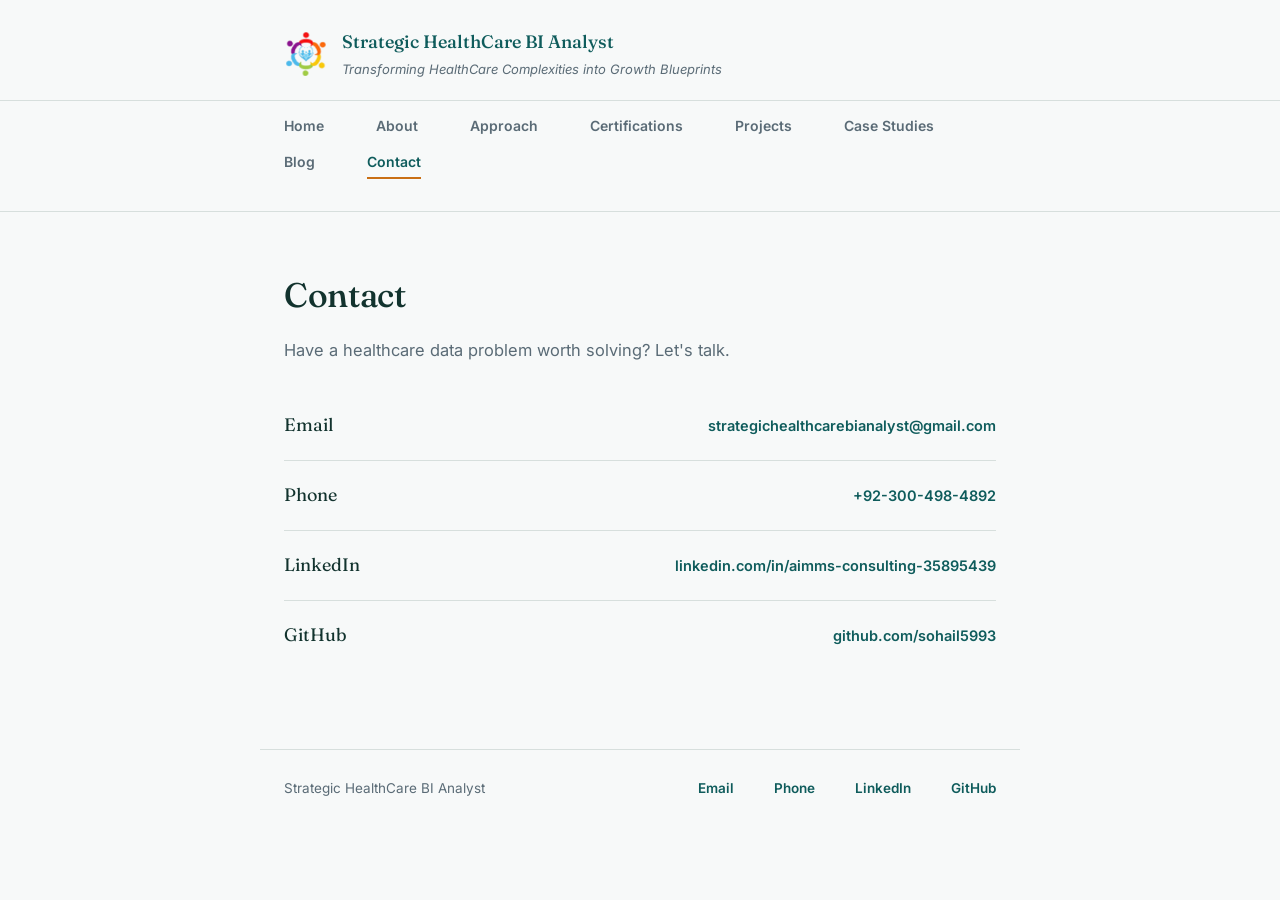
<file: contact.html>
<!DOCTYPE html>
<html lang="en">
<head>
<meta charset="UTF-8">
<meta name="viewport" content="width=device-width, initial-scale=1.0">
<title>Contact — Strategic HealthCare BI Analyst</title>
<meta name="description" content="Get in touch — email, LinkedIn, or GitHub.">
<link rel="icon" type="image/png" href="assets/logo.png">
<link rel="preconnect" href="https://fonts.googleapis.com">
<link rel="preconnect" href="https://fonts.gstatic.com" crossorigin>
<link href="https://fonts.googleapis.com/css2?family=Fraunces:opsz,wght@9..144,400;9..144,500;9..144,600&family=Inter:wght@400;500;600;700&display=swap" rel="stylesheet">
<link rel="stylesheet" href="style.css">
</head>
<body>

  <header class="site-header">
    <div class="wrap header-inner">
      <a href="index.html" class="brand-link">
        <img src="assets/logo.png" alt="Strategic HealthCare BI Analyst logo" class="brand-mark">
        <div class="brand-block">
          <span class="brand-name">Strategic HealthCare BI Analyst</span>
          <span class="brand-tagline">Transforming HealthCare Complexities into Growth Blueprints</span>
        </div>
      </a>
    </div>
    <nav class="site-nav">
      <div class="wrap nav-inner">
        <a href="index.html" class="nav-link">Home</a>
        <a href="about.html" class="nav-link">About</a>
        <a href="approach.html" class="nav-link">Approach</a>
        <a href="certifications.html" class="nav-link">Certifications</a>
        <a href="projects.html" class="nav-link">Projects</a>
        <a href="case-studies.html" class="nav-link">Case Studies</a>
        <a href="blog.html" class="nav-link">Blog</a>
        <a href="contact.html" class="nav-link active">Contact</a>
      </div>
    </nav>
  </header>

  <main>

    <section class="page-header wrap">
      <h1>Contact</h1>
      <p class="lede">Have a healthcare data problem worth solving? Let's talk.</p>
    </section>

    <section class="contact-list wrap">
      <a class="contact-item" href="mailto:strategichealthcarebianalyst@gmail.com">
        <span class="contact-label">Email</span>
        <span class="contact-value">strategichealthcarebianalyst@gmail.com</span>
      </a>
      <a class="contact-item" href="tel:+923004984892">
        <span class="contact-label">Phone</span>
        <span class="contact-value">+92-300-498-4892</span>
      </a>
      <a class="contact-item" href="https://www.linkedin.com/in/aimms-consulting-35895439">
        <span class="contact-label">LinkedIn</span>
        <span class="contact-value">linkedin.com/in/aimms-consulting-35895439</span>
      </a>
      <a class="contact-item" href="https://github.com/sohail5993">
        <span class="contact-label">GitHub</span>
        <span class="contact-value">github.com/sohail5993</span>
      </a>
    </section>
    
  </main>

  <footer class="site-footer wrap">
    <div class="footer-row">
      <span>Strategic HealthCare BI Analyst</span>
      <div class="footer-links">
        <a href="mailto:strategichealthcarebianalyst@gmail.com">Email</a>
        <a href="tel:+923004984892">Phone</a>
        <a href="https://www.linkedin.com/in/aimms-consulting-35895439">LinkedIn</a>
        <a href="https://github.com/sohail5993">GitHub</a>
      </div>
    </div>
  </footer>

</body>
</html>
</file>
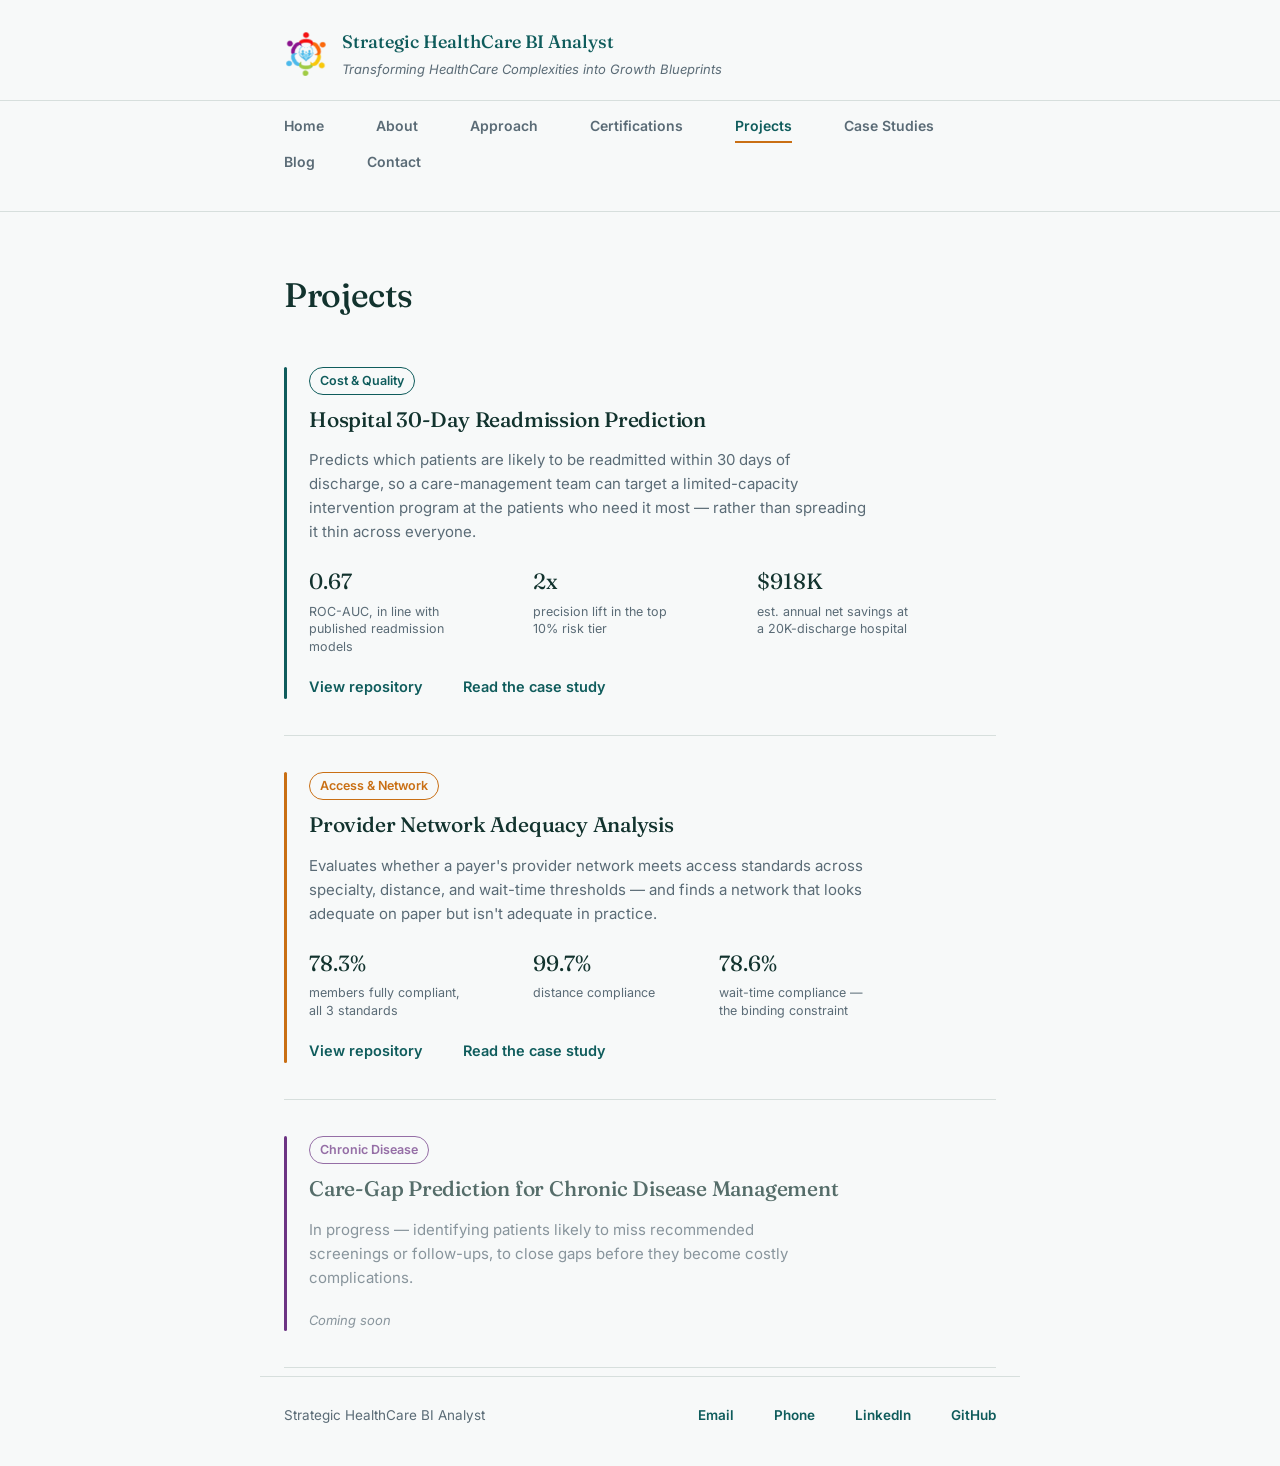
<file: projects.html>
<!DOCTYPE html>
<html lang="en">
<head>
<meta charset="UTF-8">
<meta name="viewport" content="width=device-width, initial-scale=1.0">
<title>Projects — Strategic HealthCare BI Analyst</title>
<meta name="description" content="Healthcare data science and analytics projects.">
<link rel="icon" type="image/png" href="assets/logo.png">
<link rel="preconnect" href="https://fonts.googleapis.com">
<link rel="preconnect" href="https://fonts.gstatic.com" crossorigin>
<link href="https://fonts.googleapis.com/css2?family=Fraunces:opsz,wght@9..144,400;9..144,500;9..144,600&family=Inter:wght@400;500;600;700&display=swap" rel="stylesheet">
<link rel="stylesheet" href="style.css">
</head>
<body>

  <header class="site-header">
    <div class="wrap header-inner">
      <a href="index.html" class="brand-link">
        <img src="assets/logo.png" alt="Strategic HealthCare BI Analyst logo" class="brand-mark">
        <div class="brand-block">
          <span class="brand-name">Strategic HealthCare BI Analyst</span>
          <span class="brand-tagline">Transforming HealthCare Complexities into Growth Blueprints</span>
        </div>
      </a>
    </div>
    <nav class="site-nav">
      <div class="wrap nav-inner">
        <a href="index.html" class="nav-link">Home</a>
        <a href="about.html" class="nav-link">About</a>
        <a href="approach.html" class="nav-link">Approach</a>
        <a href="certifications.html" class="nav-link">Certifications</a>
        <a href="projects.html" class="nav-link active">Projects</a>
        <a href="case-studies.html" class="nav-link">Case Studies</a>
        <a href="blog.html" class="nav-link">Blog</a>
        <a href="contact.html" class="nav-link">Contact</a>
      </div>
    </nav>
  </header>

  <main>

    <section class="page-header wrap">
      <h1>Projects</h1>
    </section>

    <section class="projects wrap">
      <article class="project">
        <div class="project-rule" style="background:#0F5C5C;"></div>
        <div class="project-body">
          <div class="project-head">
            <span class="tag" style="color:#0F5C5C; border-color:#0F5C5C;">Cost &amp; Quality</span>
            <h3>Hospital 30-Day Readmission Prediction</h3>
          </div>
          <p>
            Predicts which patients are likely to be readmitted within 30 days of discharge,
            so a care-management team can target a limited-capacity intervention program at
            the patients who need it most — rather than spreading it thin across everyone.
          </p>
          <div class="stat-row">
            <div class="stat"><span class="stat-num">0.67</span><span class="stat-label">ROC-AUC, in line with published readmission models</span></div>
            <div class="stat"><span class="stat-num">2x</span><span class="stat-label">precision lift in the top 10% risk tier</span></div>
            <div class="stat"><span class="stat-num">$918K</span><span class="stat-label">est. annual net savings at a 20K-discharge hospital</span></div>
          </div>
          <div class="project-links">
            <a href="https://github.com/sohail5993/Strategic-HealthCare-BI-Analyst/tree/main/hospital-readmission-prediction">View repository</a>
            <a href="case-studies.html">Read the case study</a>
          </div>
        </div>
      </article>

      <article class="project">
        <div class="project-rule" style="background:#C96F14;"></div>
        <div class="project-body">
          <div class="project-head">
            <span class="tag" style="color:#C96F14; border-color:#C96F14;">Access &amp; Network</span>
            <h3>Provider Network Adequacy Analysis</h3>
          </div>
          <p>
            Evaluates whether a payer's provider network meets access standards across
            specialty, distance, and wait-time thresholds — and finds a network that looks
            adequate on paper but isn't adequate in practice.
          </p>
          <div class="stat-row">
            <div class="stat"><span class="stat-num">78.3%</span><span class="stat-label">members fully compliant, all 3 standards</span></div>
            <div class="stat"><span class="stat-num">99.7%</span><span class="stat-label">distance compliance</span></div>
            <div class="stat"><span class="stat-num">78.6%</span><span class="stat-label">wait-time compliance — the binding constraint</span></div>
          </div>
          <div class="project-links">
            <a href="https://github.com/sohail5993/Strategic-HealthCare-BI-Analyst">View repository</a>
            <a href="case-studies.html#provider-network-adequacy">Read the case study</a>
          </div>
        </div>
      </article>

      <article class="project project-placeholder">
        <div class="project-rule" style="background:#6C3483;"></div>
        <div class="project-body">
          <div class="project-head">
            <span class="tag" style="color:#6C3483; border-color:#6C3483;">Chronic Disease</span>
            <h3>Care-Gap Prediction for Chronic Disease Management</h3>
          </div>
          <p>In progress — identifying patients likely to miss recommended screenings
             or follow-ups, to close gaps before they become costly complications.</p>
          <div class="project-links"><span class="coming-soon">Coming soon</span></div>
        </div>
      </article>
    </section>
    
  </main>

  <footer class="site-footer wrap">
    <div class="footer-row">
      <span>Strategic HealthCare BI Analyst</span>
      <div class="footer-links">
        <a href="mailto:strategichealthcarebianalyst@gmail.com">Email</a>
        <a href="tel:+923004984892">Phone</a>
        <a href="https://www.linkedin.com/in/aimms-consulting-35895439">LinkedIn</a>
        <a href="https://github.com/sohail5993">GitHub</a>
      </div>
    </div>
  </footer>

</body>
</html>
</file>
<file: style.css>
:root {
  --paper: #F7F9F9;
  --ink: #12332E;
  --teal: #0F5C5C;
  --orange: #C96F14;
  --rule: #D7DFDD;
  --muted: #5A6B76;
}

* { box-sizing: border-box; margin: 0; padding: 0; }

html { scroll-behavior: smooth; }

body {
  background: var(--paper);
  color: var(--ink);
  font-family: 'Inter', -apple-system, sans-serif;
  font-size: 16px;
  line-height: 1.6;
  -webkit-font-smoothing: antialiased;
}

.wrap {
  max-width: 760px;
  margin: 0 auto;
  padding: 0 24px;
}

h1, h2, h3 {
  font-family: 'Fraunces', Georgia, serif;
  font-weight: 500;
  color: var(--ink);
  letter-spacing: -0.01em;
}

/* ---- Header ---- */
.site-header {
  border-bottom: 1px solid var(--rule);
  padding: 28px 0;
}
.header-inner {
  display: flex;
  align-items: center;
  gap: 14px;
}
.brand-link {
  display: flex;
  align-items: center;
  gap: 14px;
  text-decoration: none;
}
.brand-mark {
  width: 44px;
  height: 44px;
  object-fit: contain;
  flex-shrink: 0;
}
.brand-block {
  display: flex;
  flex-direction: column;
}
.brand-name {
  font-family: 'Fraunces', Georgia, serif;
  font-size: 18px;
  font-weight: 500;
  color: var(--teal);
}
.brand-tagline {
  font-size: 13px;
  color: var(--muted);
  font-style: italic;
  margin-top: 2px;
}

/* ---- Nav ---- */
.site-nav {
  border-top: 1px solid var(--rule);
  margin-top: 20px;
}
.nav-inner {
  display: flex;
  flex-wrap: wrap;
  gap: 4px 26px;
  padding-top: 14px;
}
.nav-inner a { margin-right: 26px; margin-bottom: 4px; }
.nav-inner a:last-child { margin-right: 0; }
.nav-link {
  font-size: 14px;
  font-weight: 600;
  color: var(--muted);
  text-decoration: none;
  padding-bottom: 4px;
  border-bottom: 2px solid transparent;
}
.nav-link:hover { color: var(--teal); }
.nav-link.active {
  color: var(--teal);
  border-bottom-color: var(--orange);
}

/* ---- Page header (non-home pages) ---- */
.page-header { padding: 56px 24px 20px; }
.page-header h1 { font-size: 34px; }
.page-header .lede {
  margin-top: 14px;
  font-size: 16.5px;
  color: var(--muted);
  max-width: 58ch;
}

/* ---- Prose (About, Blog) ---- */
.prose { padding: 8px 24px 80px; }
.prose p {
  font-size: 16px;
  color: var(--ink);
  max-width: 64ch;
  margin-bottom: 18px;
}
.prose h2 {
  font-size: 22px;
  margin-top: 36px;
  margin-bottom: 16px;
}
.prose-list {
  list-style: none;
  max-width: 64ch;
}
.prose-list li {
  position: relative;
  padding-left: 20px;
  margin-bottom: 12px;
  color: var(--ink);
  font-size: 15.5px;
}
.prose-list li::before {
  content: "";
  position: absolute;
  left: 0;
  top: 9px;
  width: 6px;
  height: 6px;
  border-radius: 50%;
  background: var(--orange);
}

/* ---- Pillars (Home) ---- */
.pillars {
  padding: 8px 24px 8px;
  display: flex;
  flex-direction: column;
}
.pillar {
  display: flex;
  gap: 18px;
  padding: 22px 0;
  border-bottom: 1px solid var(--rule);
}
.pillar:last-child { border-bottom: none; }
.pillar-rule { width: 3px; border-radius: 2px; flex-shrink: 0; }
.pillar-body h3 { font-size: 17px; margin-bottom: 6px; }
.pillar-body p { color: var(--muted); font-size: 14.5px; max-width: 56ch; }

.featured { padding: 48px 24px 8px; }
.see-all { margin-top: 18px; }
.see-all a {
  color: var(--teal);
  font-weight: 600;
  font-size: 14.5px;
  text-decoration: none;
}
.see-all a:hover { text-decoration: underline; }

/* ---- Steps (Approach) ---- */
.steps { padding: 8px 24px 80px; }
.step {
  display: flex;
  gap: 22px;
  padding: 28px 0;
  border-bottom: 1px solid var(--rule);
}
.step:first-child { padding-top: 4px; }
.step:last-child { border-bottom: none; }
.step-rule { width: 3px; border-radius: 2px; flex-shrink: 0; }
.step-num {
  font-family: 'Fraunces', Georgia, serif;
  font-size: 13px;
  color: var(--muted);
  display: block;
  margin-bottom: 4px;
}
.step-body h3 { font-size: 19px; margin-bottom: 8px; }
.step-body p { color: var(--muted); font-size: 15px; max-width: 60ch; }

/* ---- Certifications ---- */
.cert-group { padding: 8px 24px 8px; }
.cert-category {
  font-size: 13px;
  font-weight: 700;
  text-transform: uppercase;
  letter-spacing: 0.4px;
  color: var(--orange);
  margin: 32px 0 4px;
}
.cert-group:first-of-type .cert-category { margin-top: 8px; }
.cert-list { display: flex; flex-direction: column; }
.cert {
  display: flex;
  gap: 18px;
  padding: 22px 0;
  border-bottom: 1px solid var(--rule);
}
.cert:last-child { border-bottom: none; }
.cert-rule { width: 3px; border-radius: 2px; flex-shrink: 0; }
.cert-body h3 { font-size: 17px; }
.cert-meta { color: var(--muted); font-size: 12.5px; font-weight: 600; margin: 4px 0 6px; }
.cert-body p:not(.cert-meta) { color: var(--muted); font-size: 14.5px; max-width: 62ch; }
.cert-links { margin-top: 10px; }
.cert-links a {
  color: var(--teal);
  font-size: 13.5px;
  font-weight: 600;
  text-decoration: none;
  border-bottom: 1px solid transparent;
}
.cert-links a:hover { border-color: var(--teal); }

/* ---- Case study ---- */
.case-study { padding: 8px 24px 20px; }
.cs-tag {
  display: inline-block;
  font-size: 12.5px;
  font-weight: 600;
  padding: 3px 10px;
  border: 1px solid;
  border-radius: 20px;
  margin-bottom: 16px;
}
.case-study h2 { font-size: 28px; margin-bottom: 24px; }
.case-study h3 { font-size: 17px; margin-top: 28px; margin-bottom: 10px; color: var(--teal); }
.case-study p { color: var(--ink); font-size: 15.5px; max-width: 64ch; }
.cs-links { display: flex; margin-top: 28px; }
.cs-links a { margin-right: 24px; }
.cs-links a:last-child { margin-right: 0; }
.cs-links a {
  color: var(--teal);
  font-weight: 600;
  font-size: 14.5px;
  text-decoration: none;
  border-bottom: 1px solid transparent;
}
.cs-links a:hover { border-color: var(--teal); }
.cs-placeholder { padding: 24px 24px 80px; border-top: 1px solid var(--rule); margin-top: 20px; }

/* ---- Contact ---- */
.contact-list { padding: 8px 24px 80px; display: flex; flex-direction: column; }
.contact-item {
  display: flex;
  justify-content: space-between;
  align-items: baseline;
  padding: 20px 0;
  border-bottom: 1px solid var(--rule);
  text-decoration: none;
}
.contact-item:last-child { border-bottom: none; }
.contact-label {
  font-family: 'Fraunces', Georgia, serif;
  font-size: 18px;
  color: var(--ink);
}
.contact-value {
  font-size: 14.5px;
  color: var(--teal);
  font-weight: 600;
}
.contact-item:hover .contact-value { text-decoration: underline; }

/* ---- Hero ---- */
.hero {
  padding: 72px 24px 56px;
}
.hero h1 {
  font-size: 38px;
  line-height: 1.22;
  max-width: 15ch;
}
.hero .lede {
  margin-top: 22px;
  font-size: 17px;
  color: var(--muted);
  max-width: 58ch;
}

/* ---- Section headers ---- */
section h2 {
  font-size: 26px;
  margin-bottom: 28px;
}
.projects { padding: 20px 24px 8px; }
.skills { padding: 48px 24px 80px; border-top: 1px solid var(--rule); margin-top: 24px; }

/* ---- Projects ---- */
.project {
  display: flex;
  gap: 22px;
  padding: 36px 0;
  border-bottom: 1px solid var(--rule);
}
.project:first-of-type { padding-top: 4px; }

.project-rule {
  width: 3px;
  flex-shrink: 0;
  border-radius: 2px;
}

.project-body { flex: 1; min-width: 0; }

.project-head {
  display: flex;
  flex-direction: column;
  gap: 8px;
  margin-bottom: 12px;
}

.tag {
  display: inline-block;
  align-self: flex-start;
  font-size: 12.5px;
  font-weight: 600;
  padding: 3px 10px;
  border: 1px solid;
  border-radius: 20px;
}

.project h3 {
  font-size: 21px;
  font-weight: 500;
}

.project p {
  color: var(--muted);
  font-size: 15px;
  max-width: 62ch;
}

.stat-row {
  display: flex;
  gap: 32px;
  margin-top: 20px;
  flex-wrap: wrap;
}
.stat-row .stat { margin-right: 32px; }
.stat-row .stat:last-child { margin-right: 0; }
.stat {
  display: flex;
  flex-direction: column;
  gap: 3px;
}
.stat-num {
  font-family: 'Fraunces', Georgia, serif;
  font-size: 22px;
  color: var(--ink);
}
.stat-label {
  font-size: 12.5px;
  color: var(--muted);
  max-width: 20ch;
  line-height: 1.4;
}

.project-links {
  display: flex;
  gap: 20px;
  margin-top: 20px;
}
.project-links a { margin-right: 20px; }
.project-links a:last-child { margin-right: 0; }
.project-links a {
  color: var(--teal);
  font-size: 14.5px;
  font-weight: 600;
  text-decoration: none;
  border-bottom: 1px solid transparent;
  transition: border-color 0.15s ease;
}
.project-links a:hover { border-color: var(--teal); }

.project-placeholder .project-body { opacity: 0.7; }
.project-placeholder p { max-width: 56ch; }
.coming-soon {
  font-size: 13px;
  color: var(--muted);
  font-style: italic;
}

/* ---- Skills ---- */
.skills-row {
  font-size: 15px;
  color: var(--muted);
  line-height: 1.9;
  max-width: 62ch;
}

/* ---- Footer ---- */
.site-footer {
  border-top: 1px solid var(--rule);
  padding: 28px 24px 40px;
}
.footer-row {
  display: flex;
  justify-content: space-between;
  align-items: center;
  flex-wrap: wrap;
  gap: 12px;
}
.footer-row > span {
  font-size: 13.5px;
  color: var(--muted);
}
.footer-links {
  display: flex;
  gap: 20px;
}
.footer-links a { margin-right: 20px; }
.footer-links a:last-child { margin-right: 0; }
.footer-links a {
  color: var(--teal);
  font-size: 13.5px;
  font-weight: 600;
  text-decoration: none;
}
.footer-links a:hover { text-decoration: underline; }

/* ---- Responsive ---- */
@media (max-width: 600px) {
  .hero { padding: 48px 20px 40px; }
  .hero h1 { font-size: 30px; max-width: 100%; }
  .project { flex-direction: column; gap: 10px; }
  .project-rule { width: 100%; height: 3px; }
  .stat-row { gap: 22px; }
  .footer-row { flex-direction: column; align-items: flex-start; }
  .nav-inner { gap: 6px 18px; }
  .nav-link { font-size: 13.5px; }
  .pillar, .step, .cert { flex-direction: column; gap: 8px; }
  .pillar-rule, .step-rule, .cert-rule { width: 100%; height: 3px; }
  .contact-item { flex-direction: column; align-items: flex-start; gap: 4px; }
}

/* ---- Accessibility ---- */
a:focus-visible, button:focus-visible {
  outline: 2px solid var(--teal);
  outline-offset: 2px;
}
@media (prefers-reduced-motion: reduce) {
  html { scroll-behavior: auto; }
  * { transition: none !important; }
}
</file>
